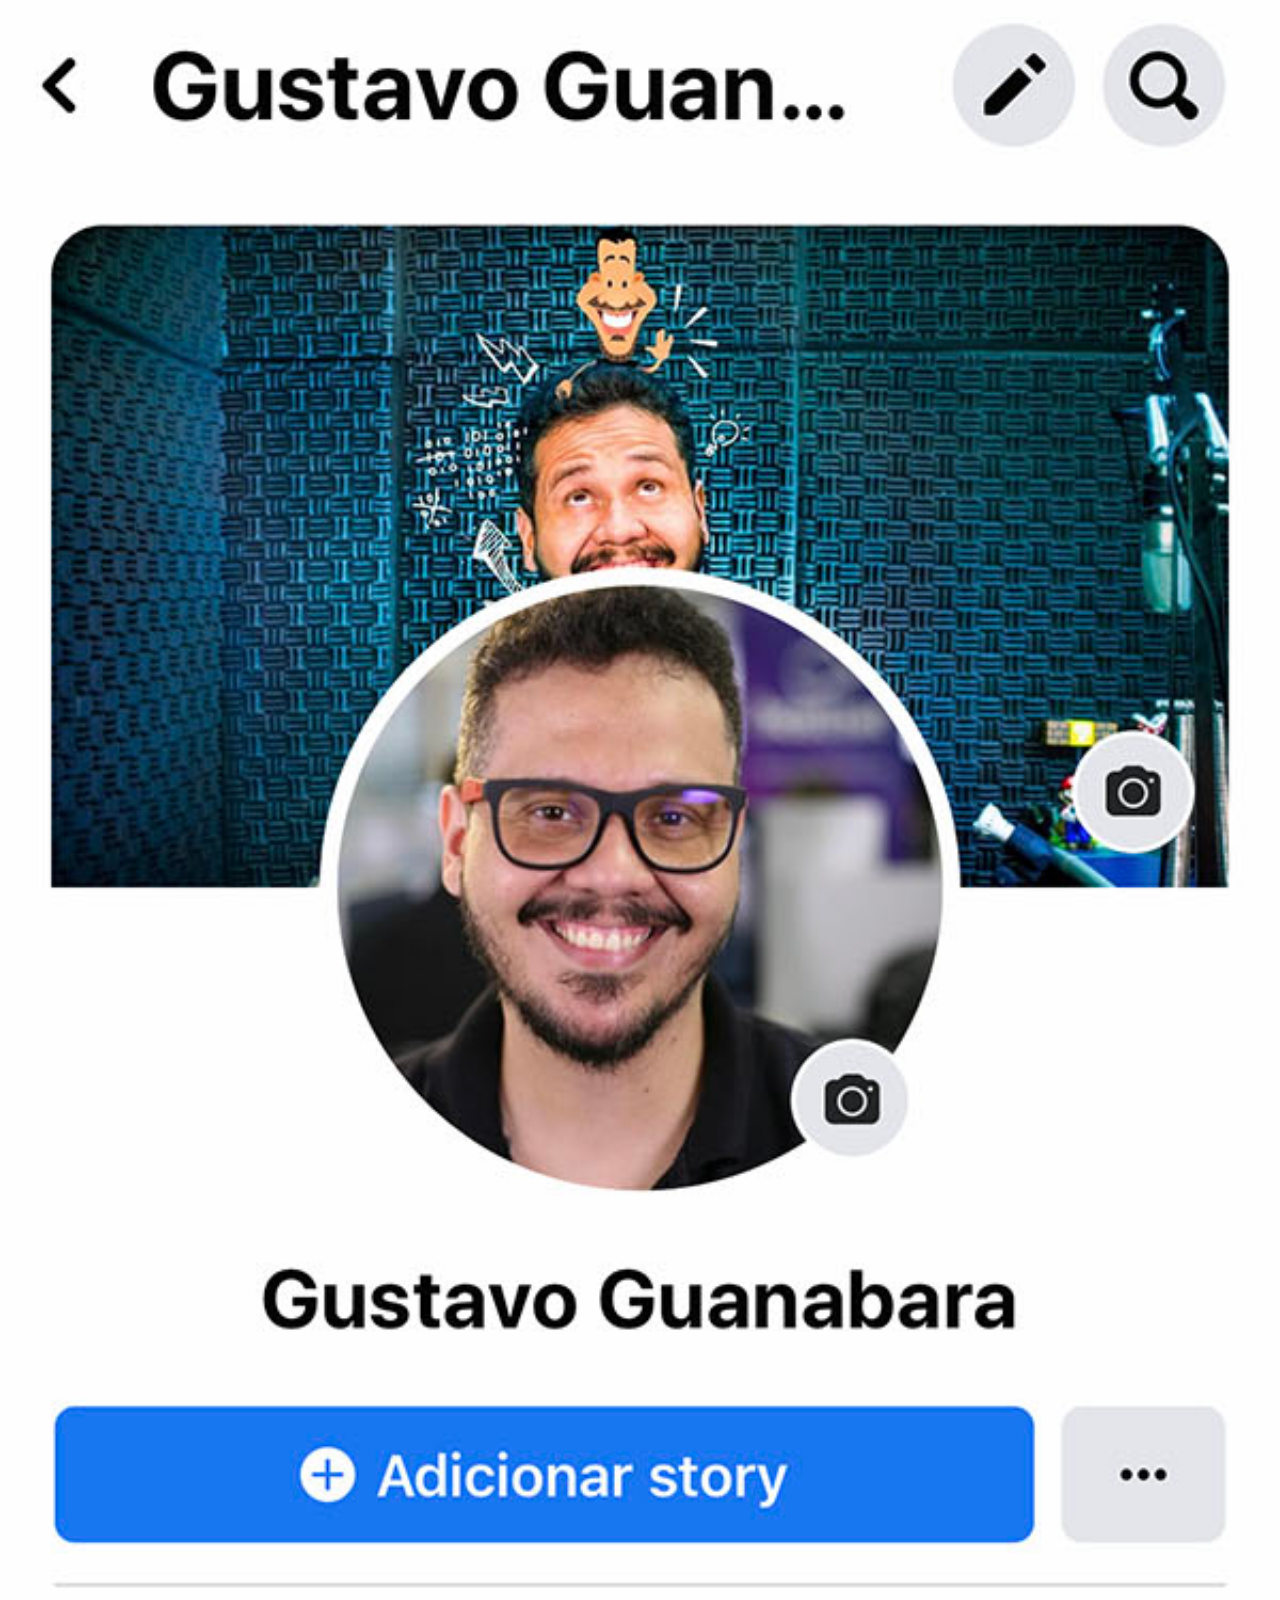
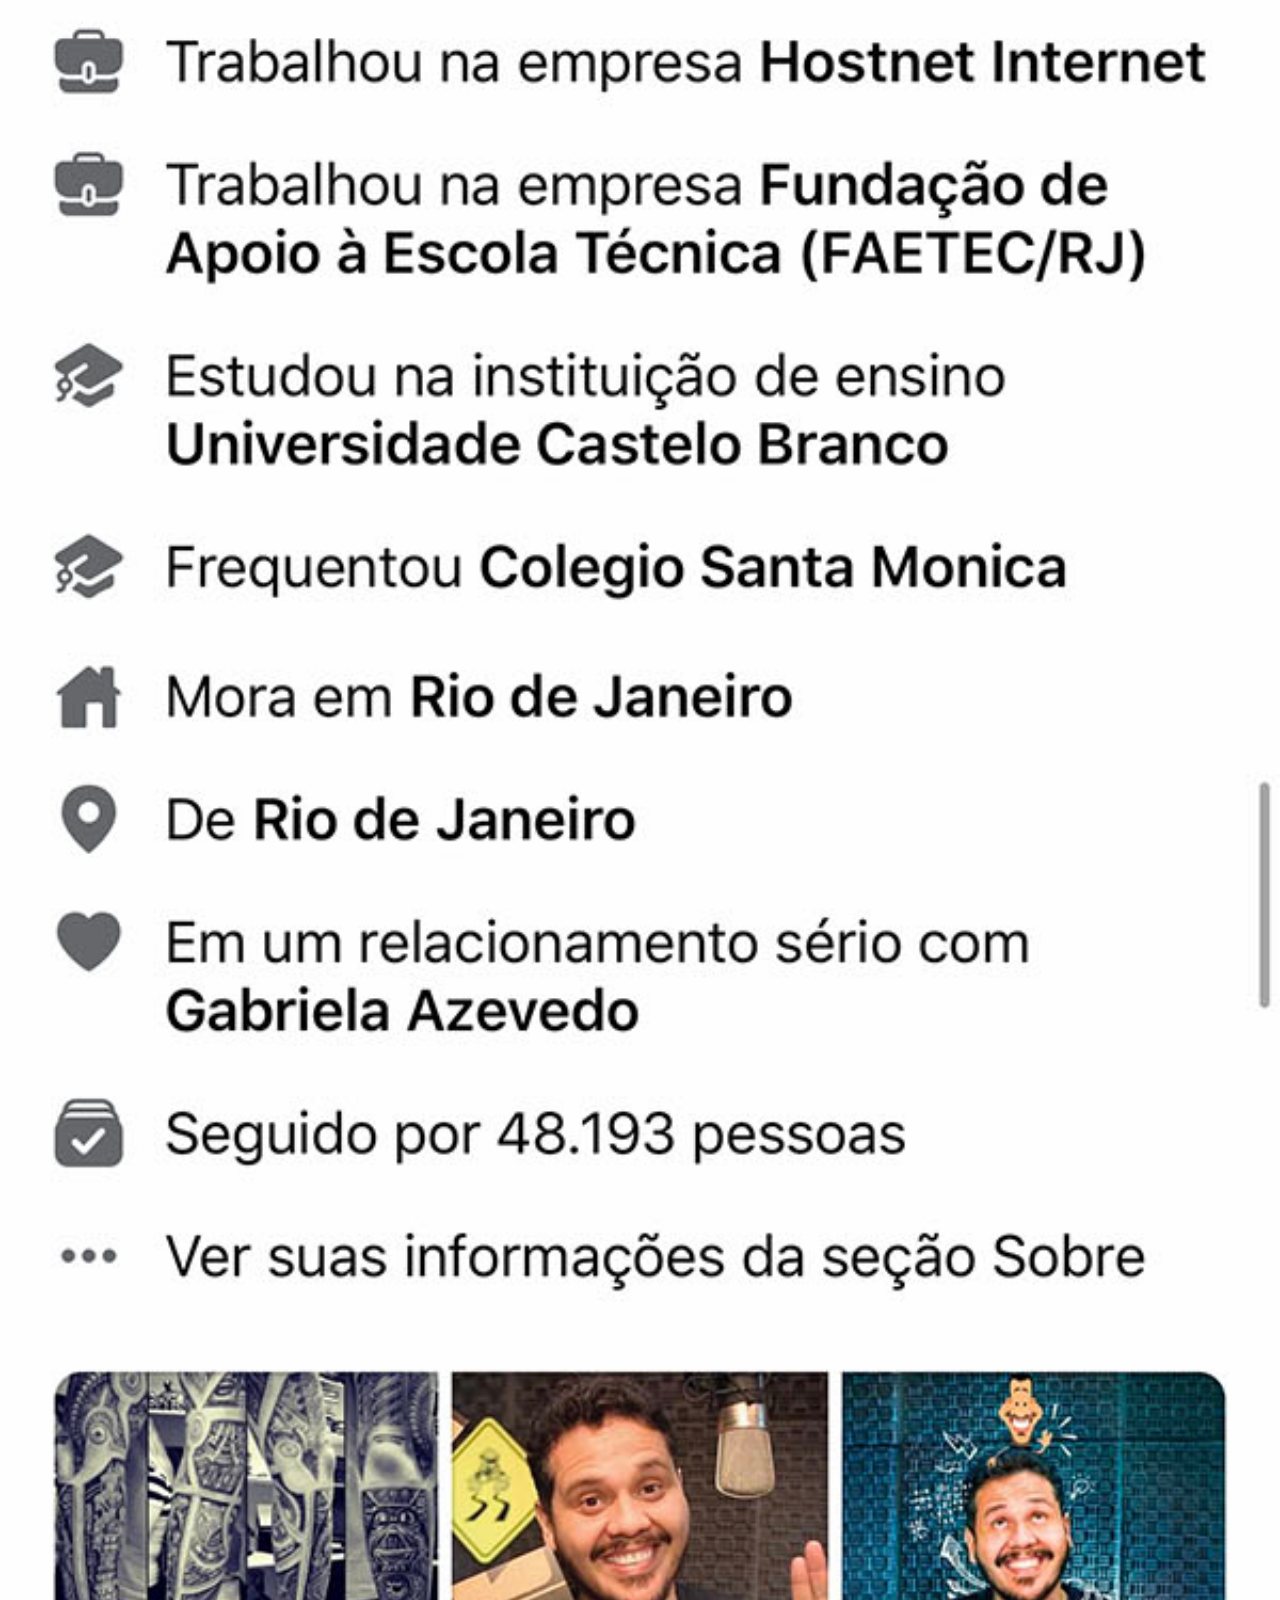
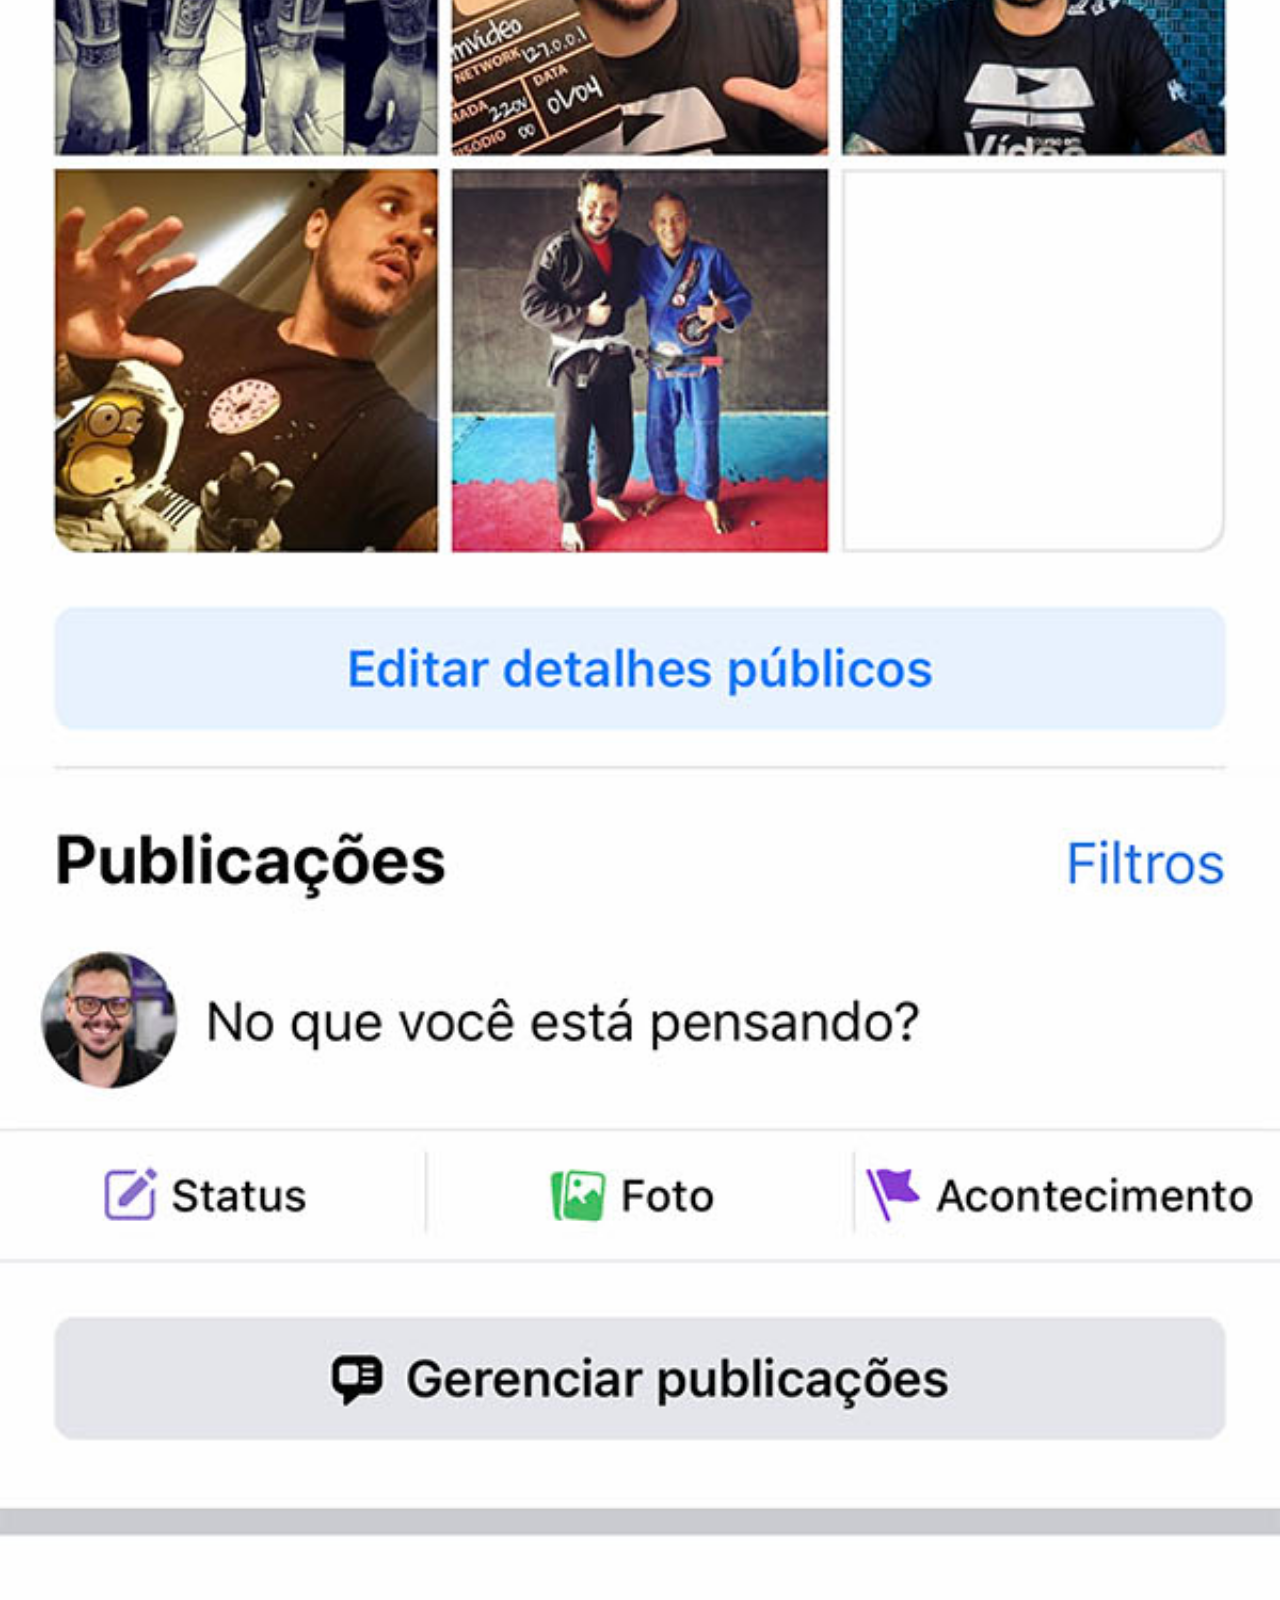
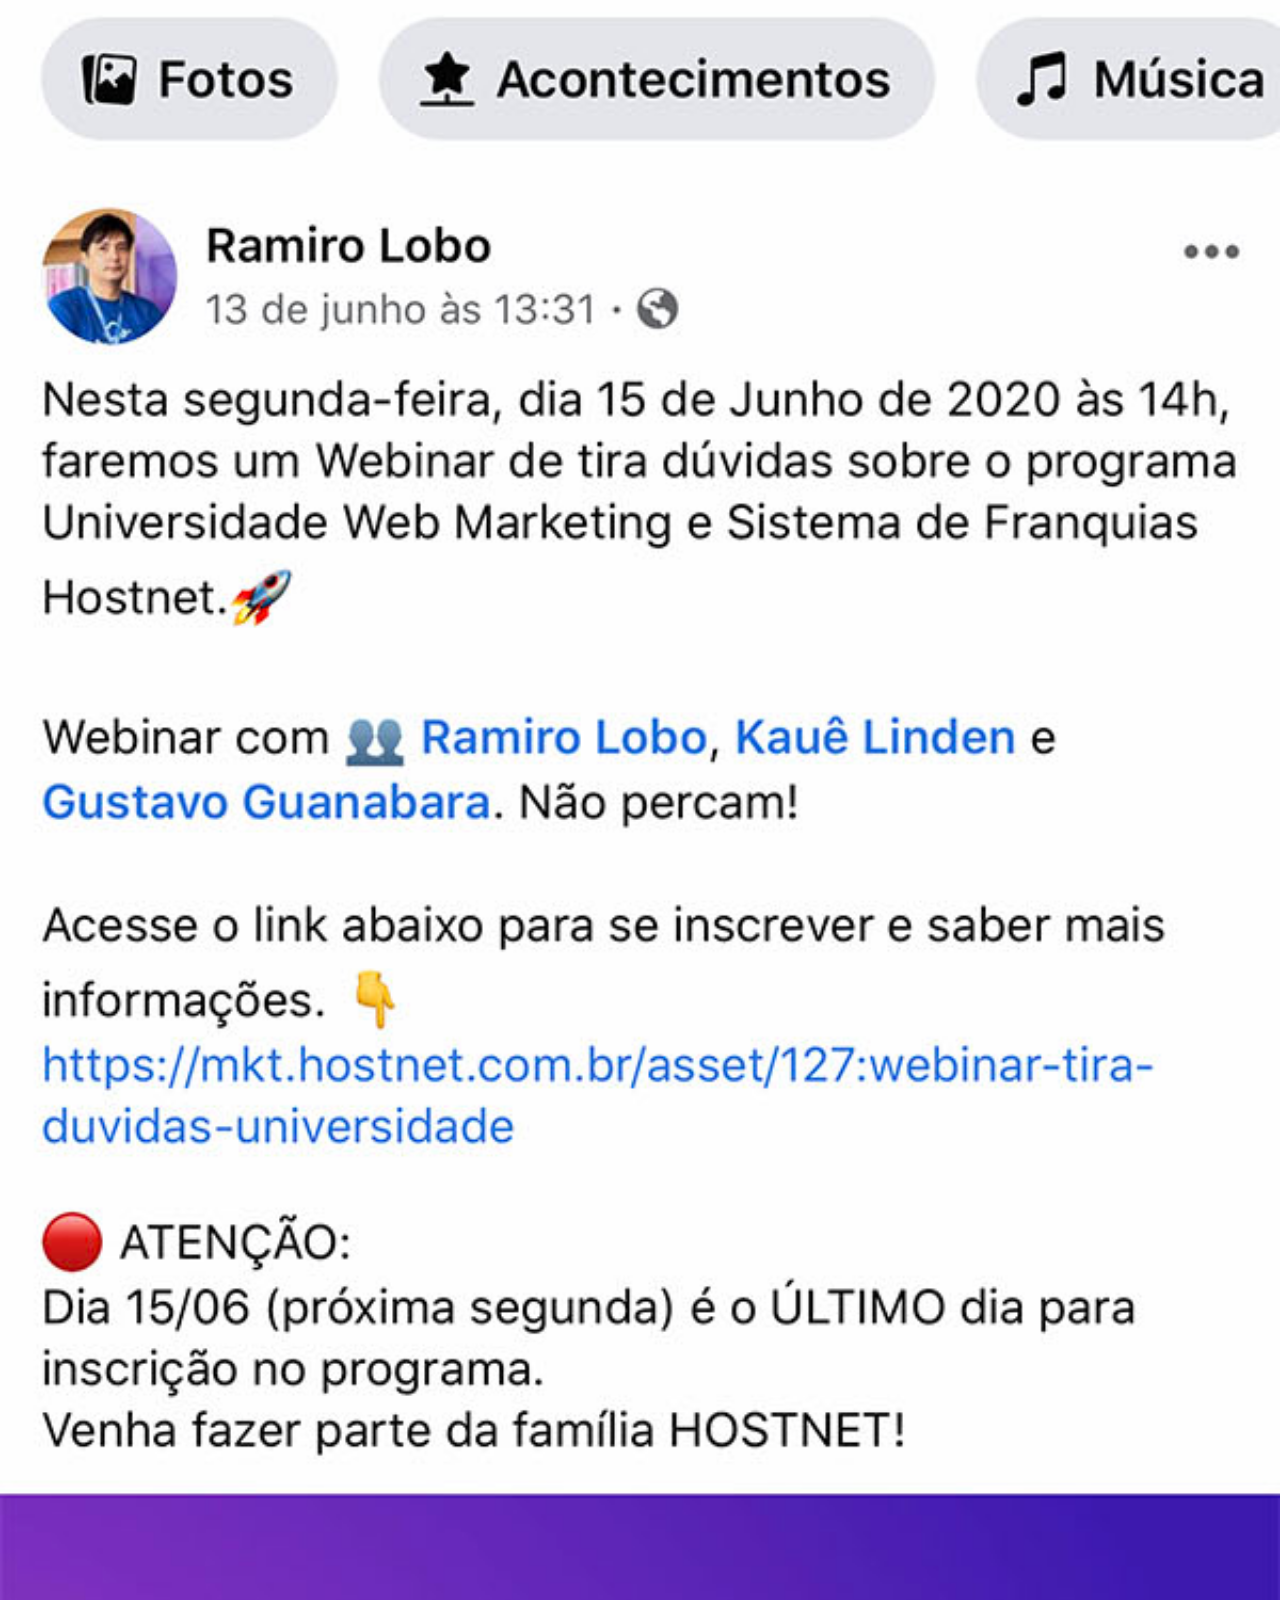
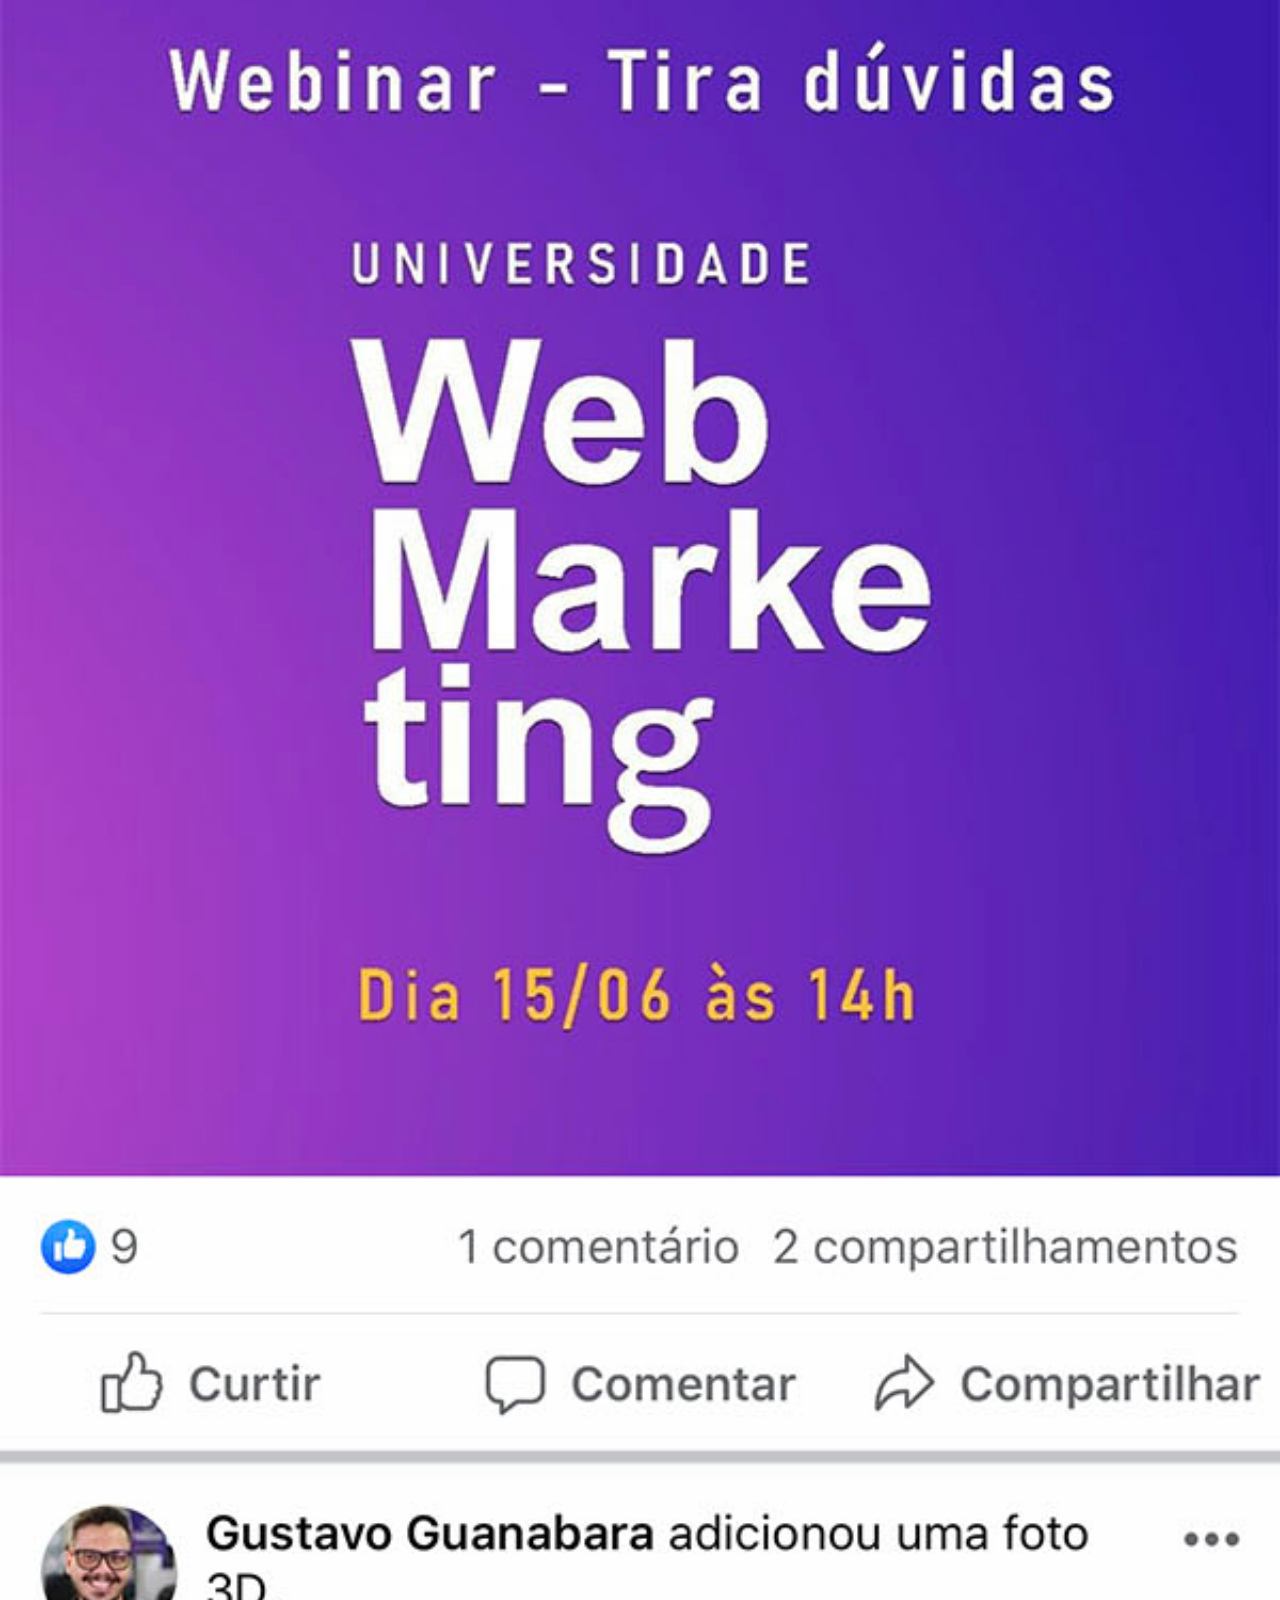
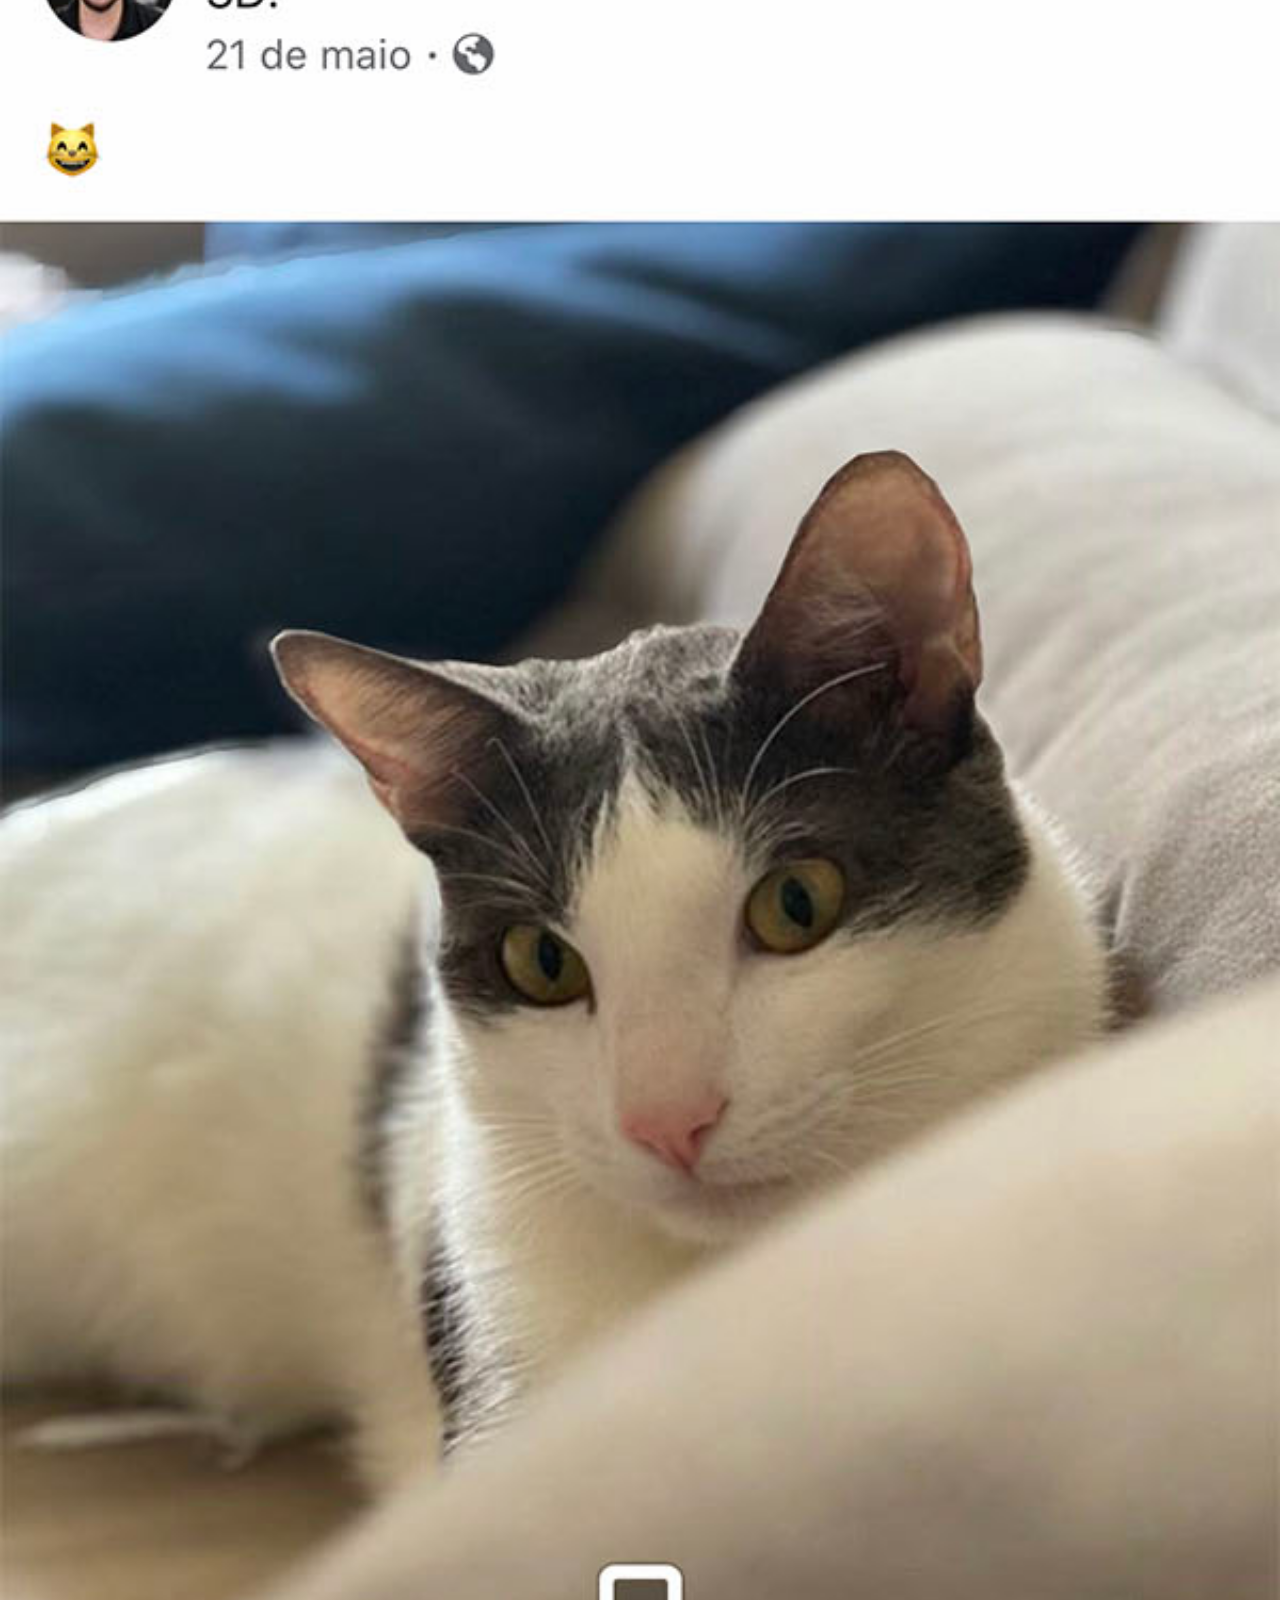
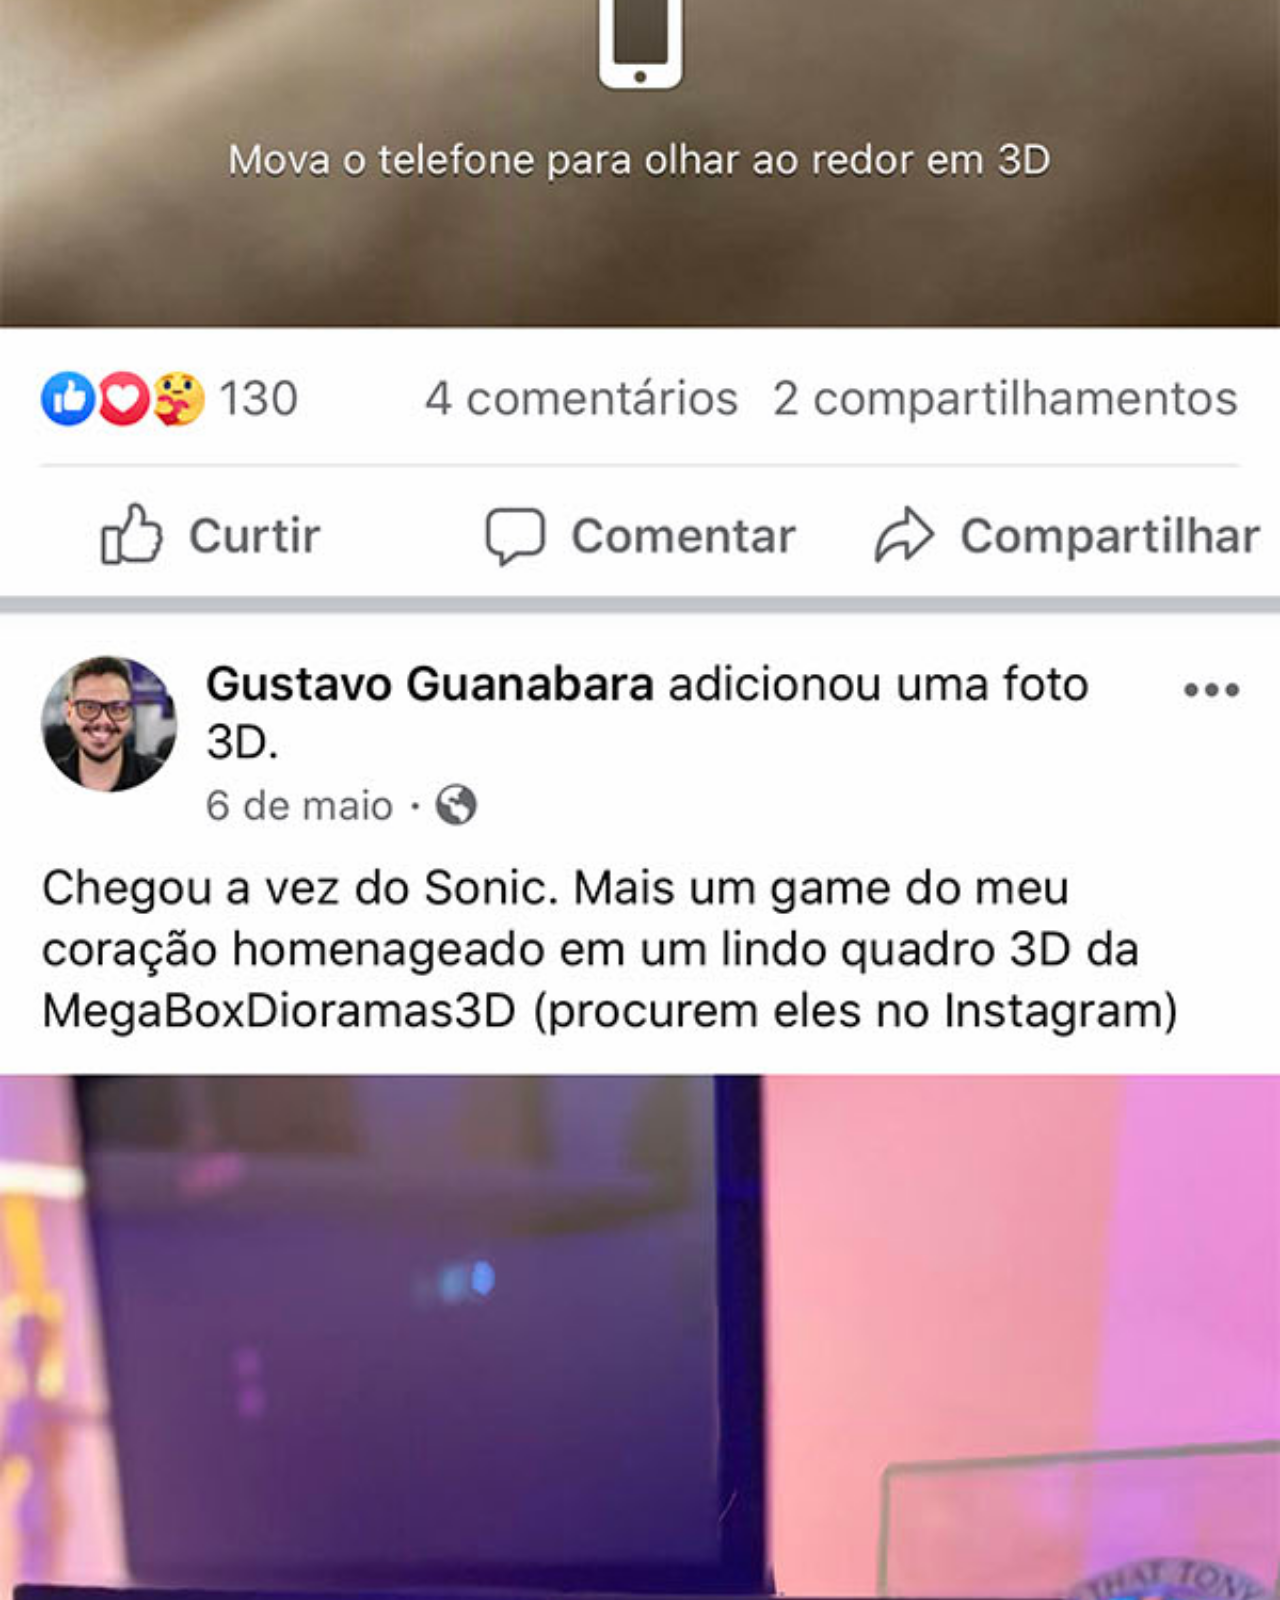
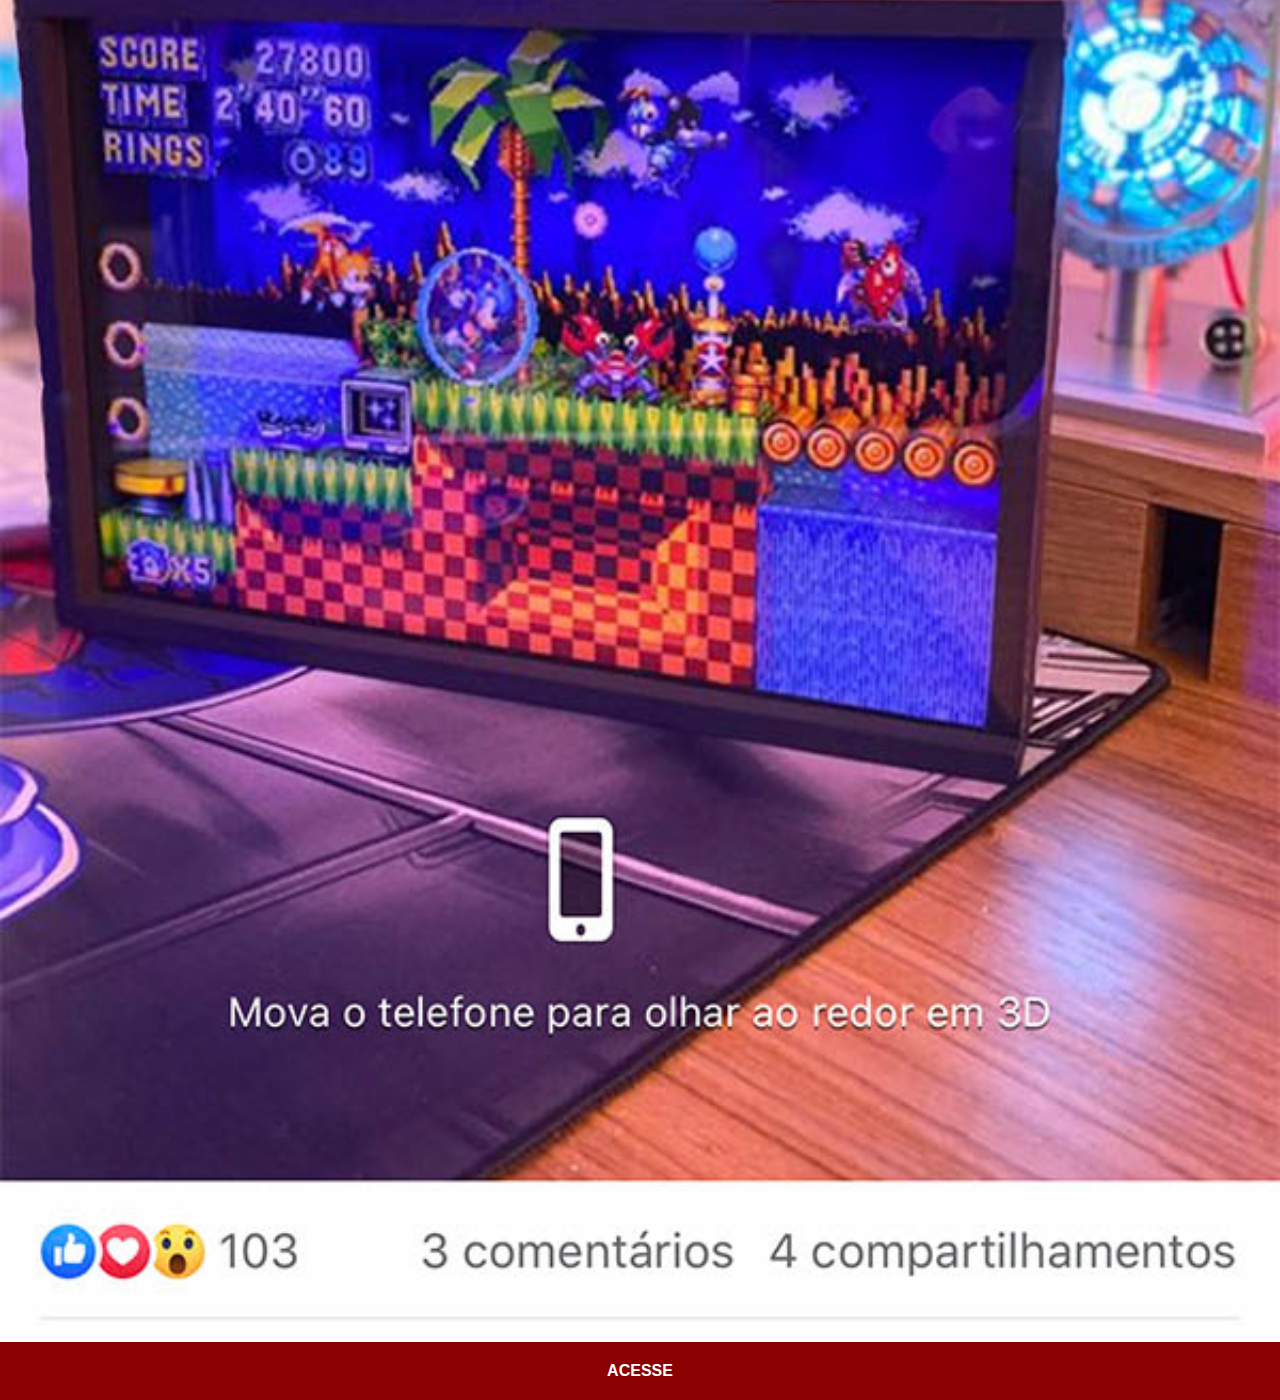
<file: facebook.html>
<!DOCTYPE html>
<html lang="pt-br">
<head>
    <meta charset="UTF-8">
    <meta name="viewport" content="width=device-width, initial-scale=1.0">
    <link rel="stylesheet" href="Estilo/social.css">
    <title>Facebook</title>
</head>
<body>
    <img src="imagens/tela-facebook.jpg" alt="Facebook">
    <a href="https://www.facebook.com/gustavoguanabara/" target="_blank">ACESSE</a>
</body>
</html>
</file>
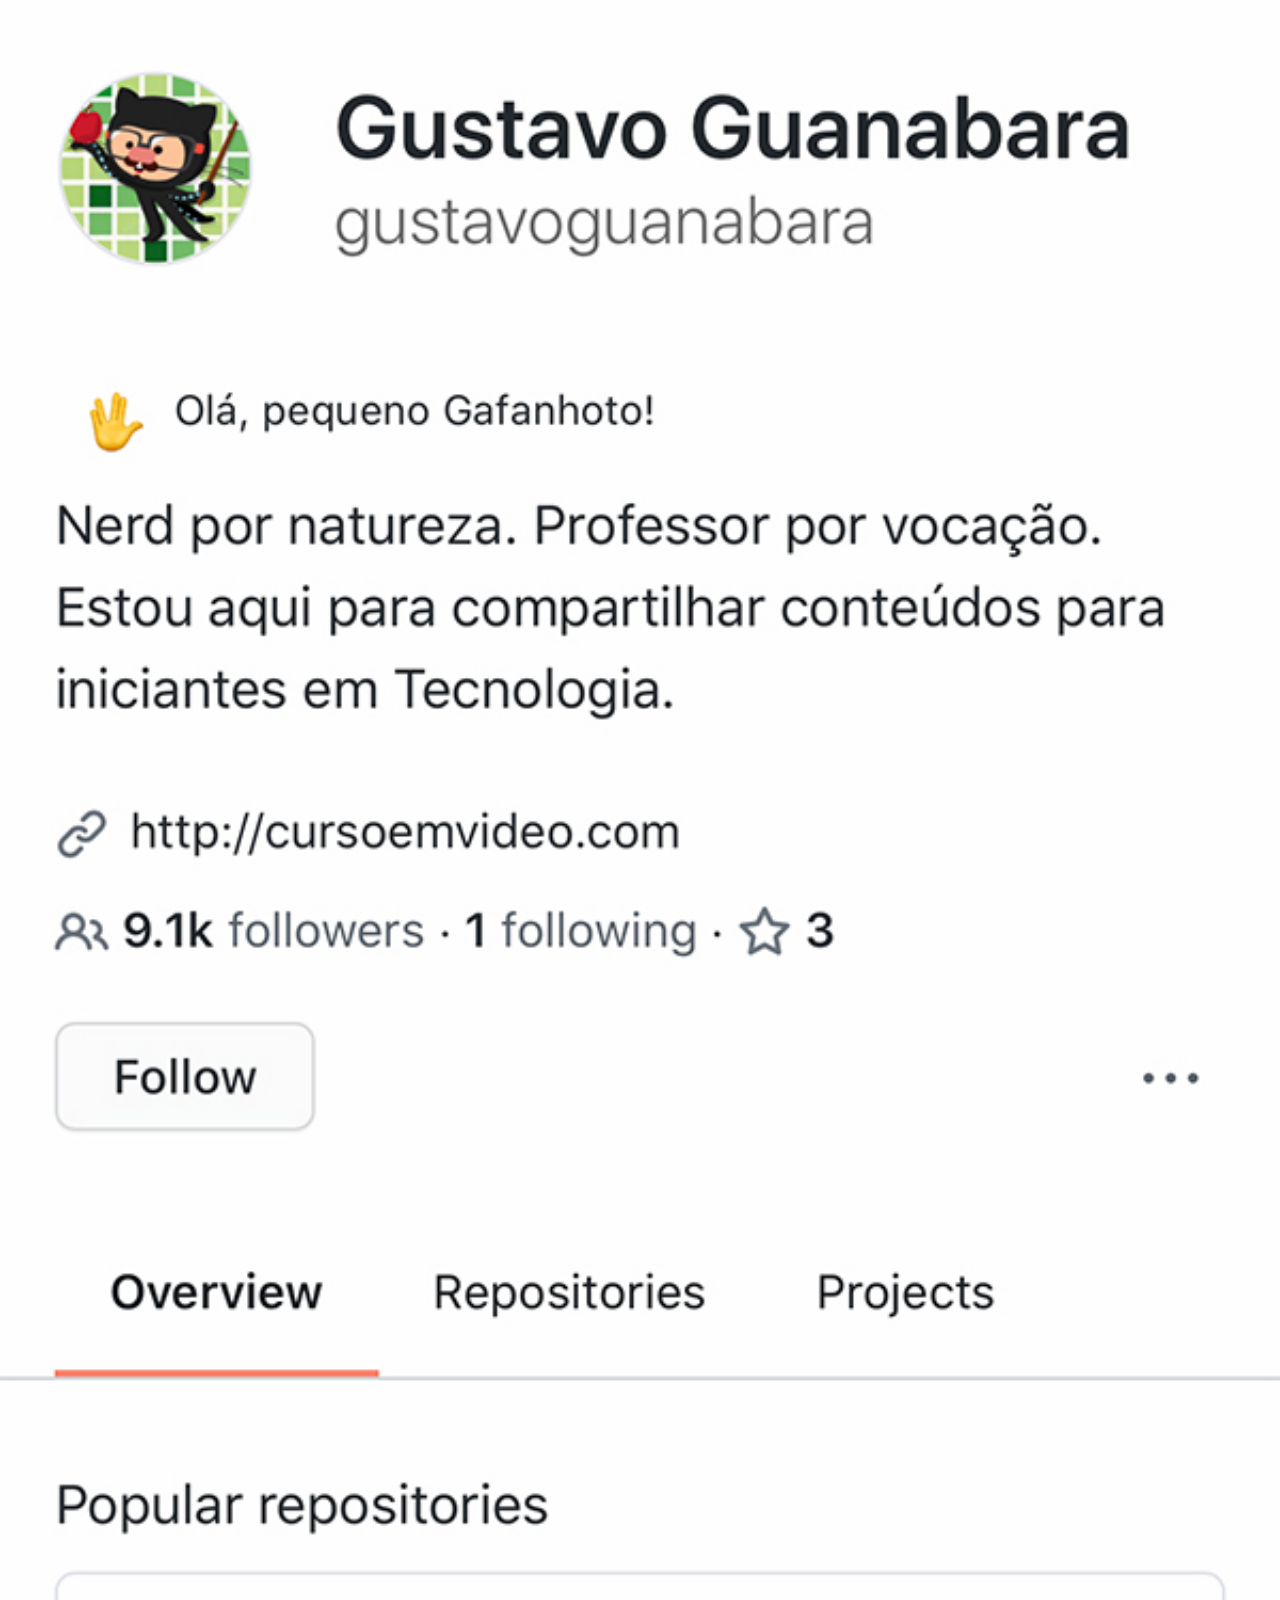
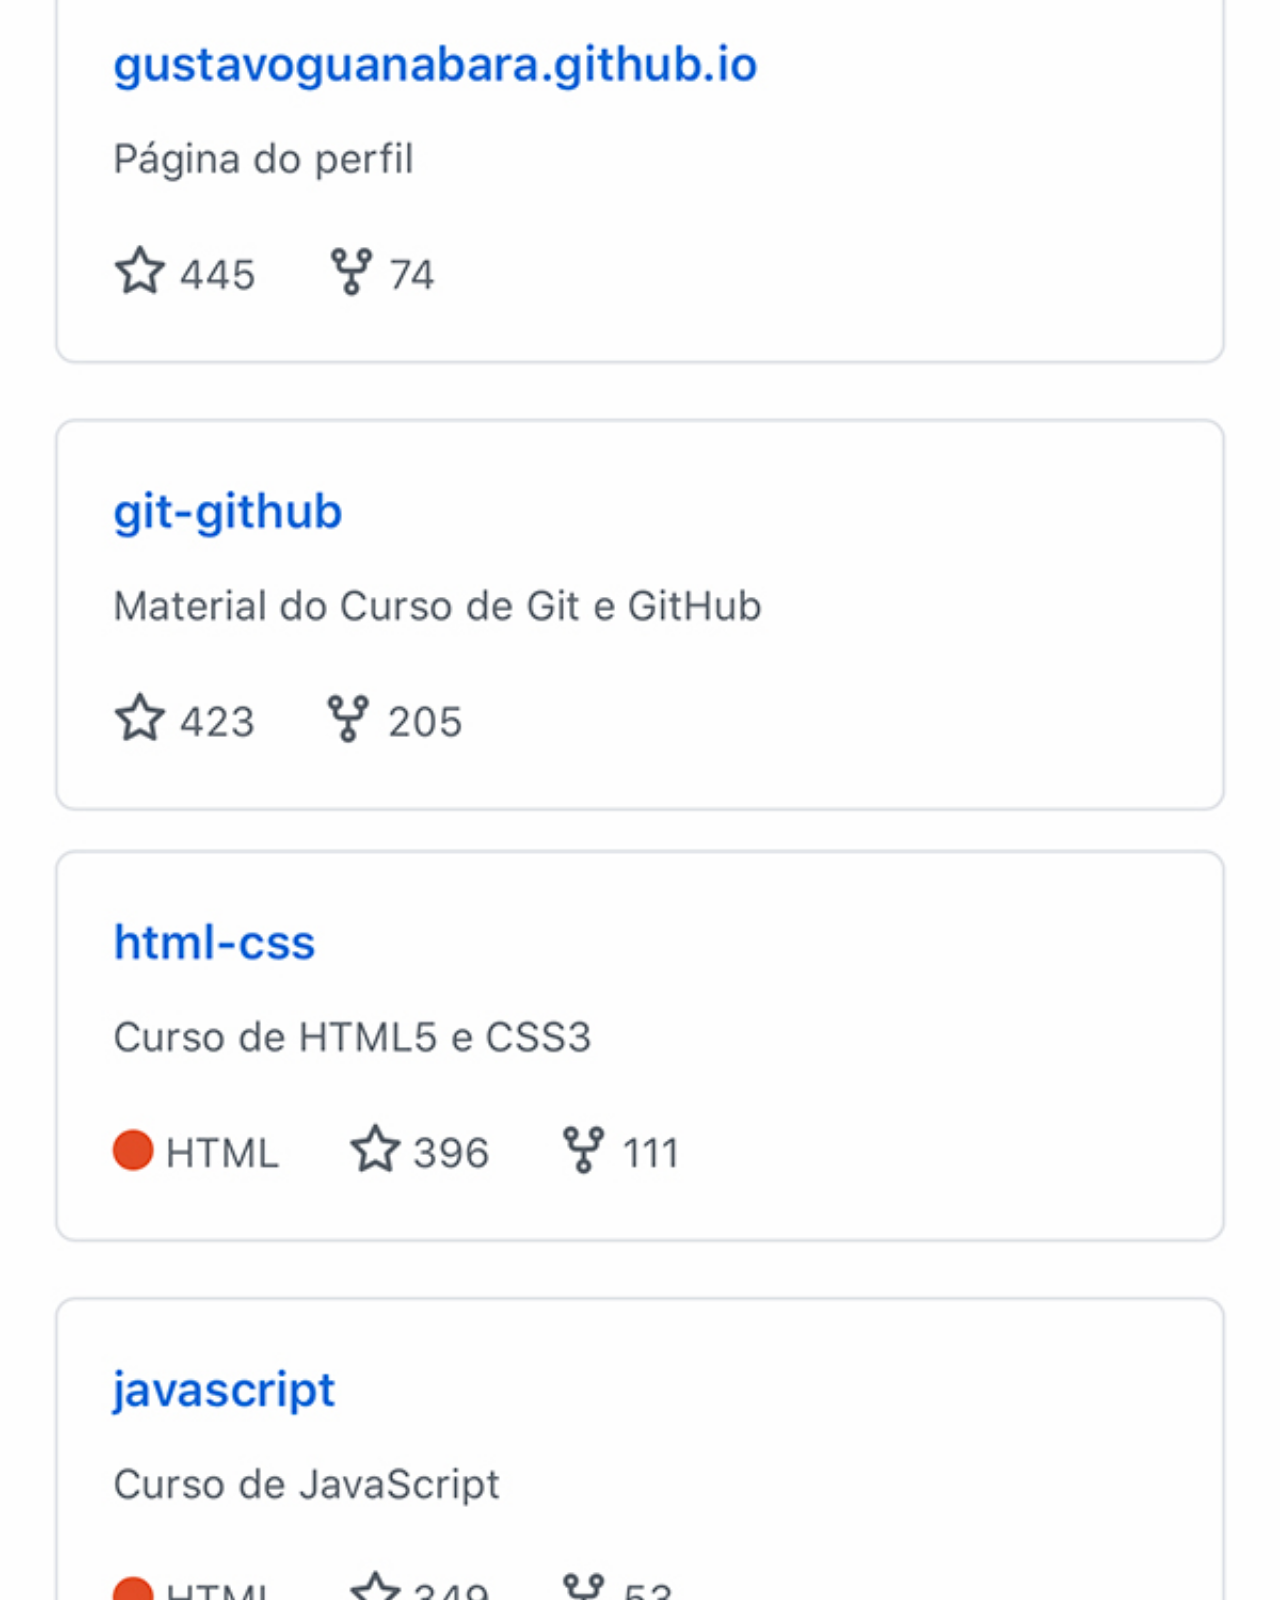
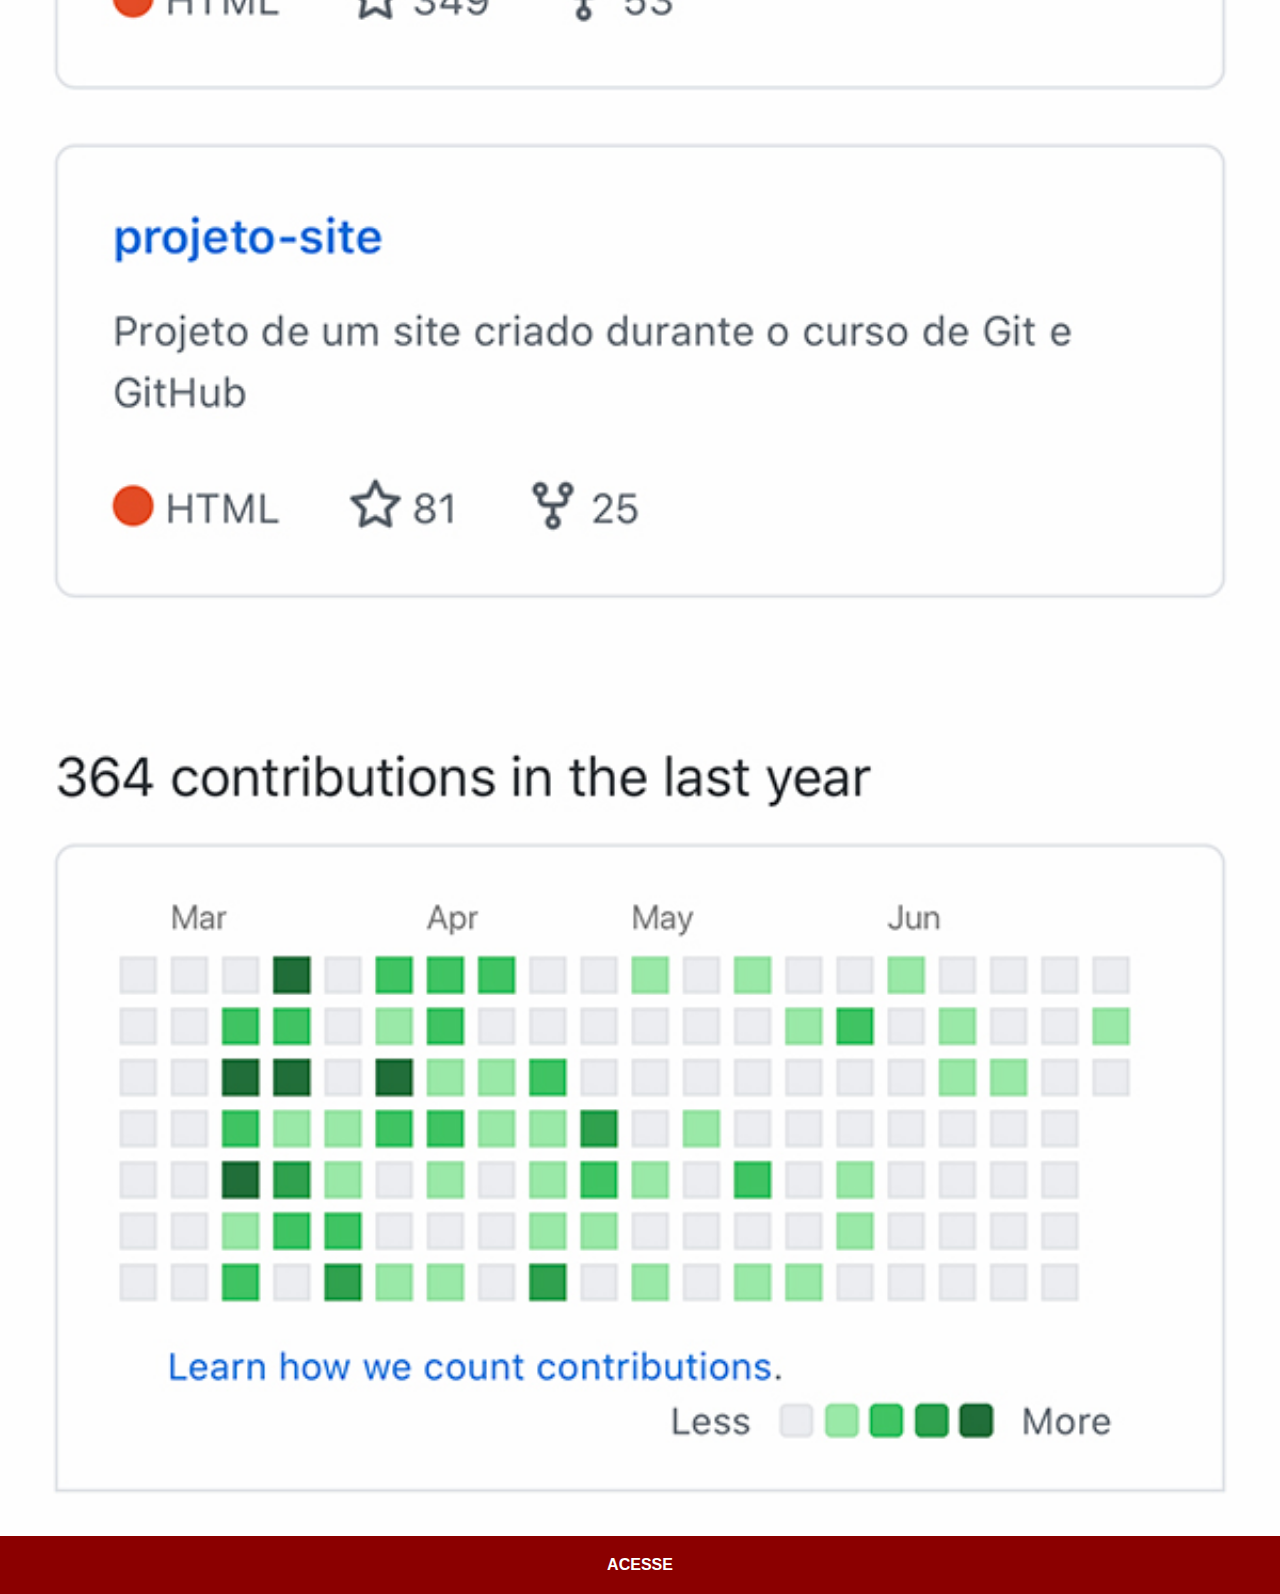
<file: github.html>
<!DOCTYPE html>
<html lang="pt-br">
<head>
    <meta charset="UTF-8">
    <meta name="viewport" content="width=device-width, initial-scale=1.0">
    <link rel="stylesheet" href="Estilo/social.css">
    <title>Guithub</title>
</head>
<body>
    <img src="imagens/tela-github.jpg" alt="Guithub">
    <a href="https://github.com/gustavoguanabara" target="_blank">ACESSE</a>
</body>
</html>
</file>
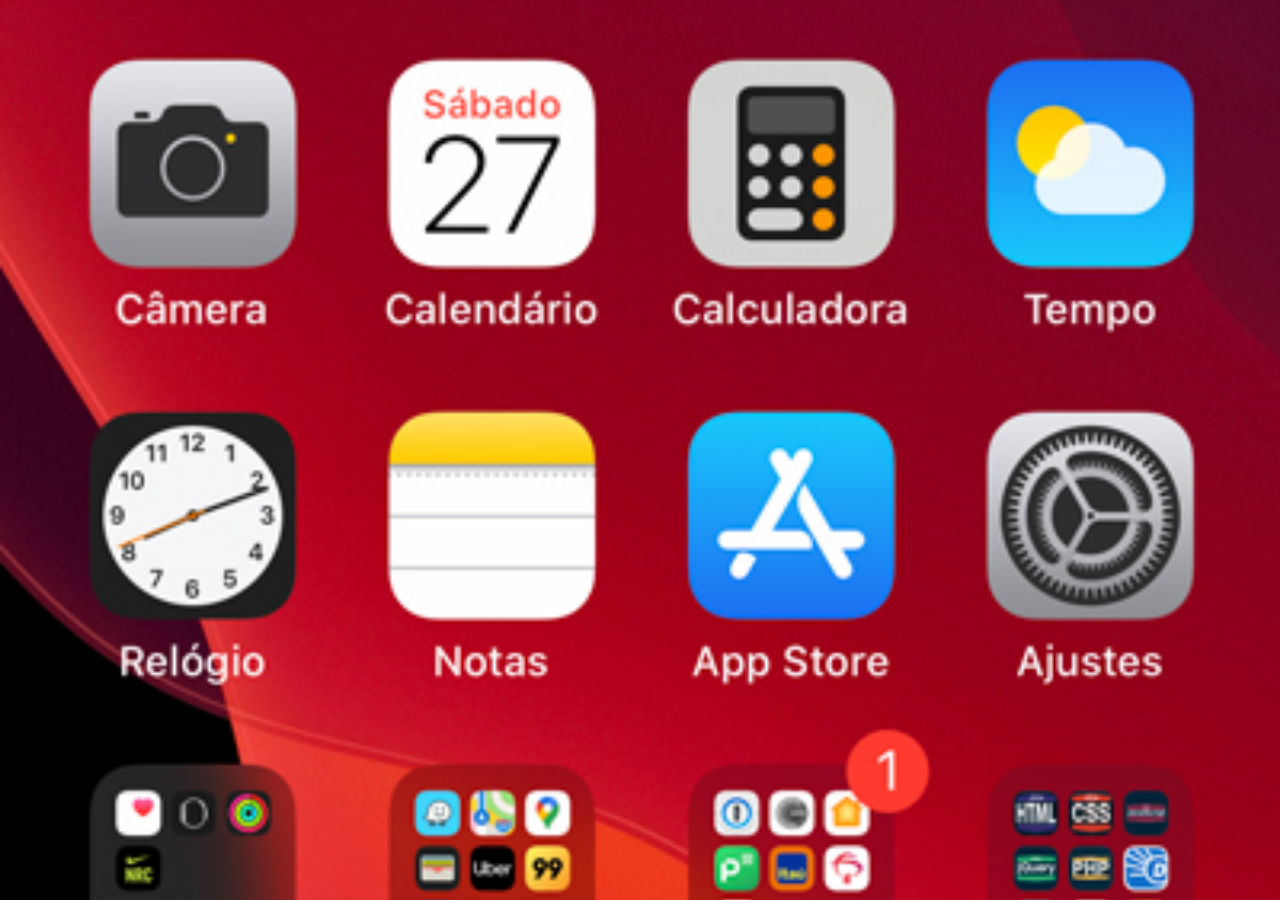
<file: home.html>
<!DOCTYPE html>
<html lang="pt-br">
<head>
    <meta charset="UTF-8">
    <meta name="viewport" content="width=device-width, initial-scale=1.0">
    <title>Home</title>
    <style>
        *{
            padding: 0;
            margin: 0;
        }
        body{
            width: 100vw;
            height: 100vh;
            background:black url('imagens/tela-home.jpg') top center no-repeat;
            background-size: cover;
        }
    </style>
</head>
<body>
    
</body>
</html>
</file>
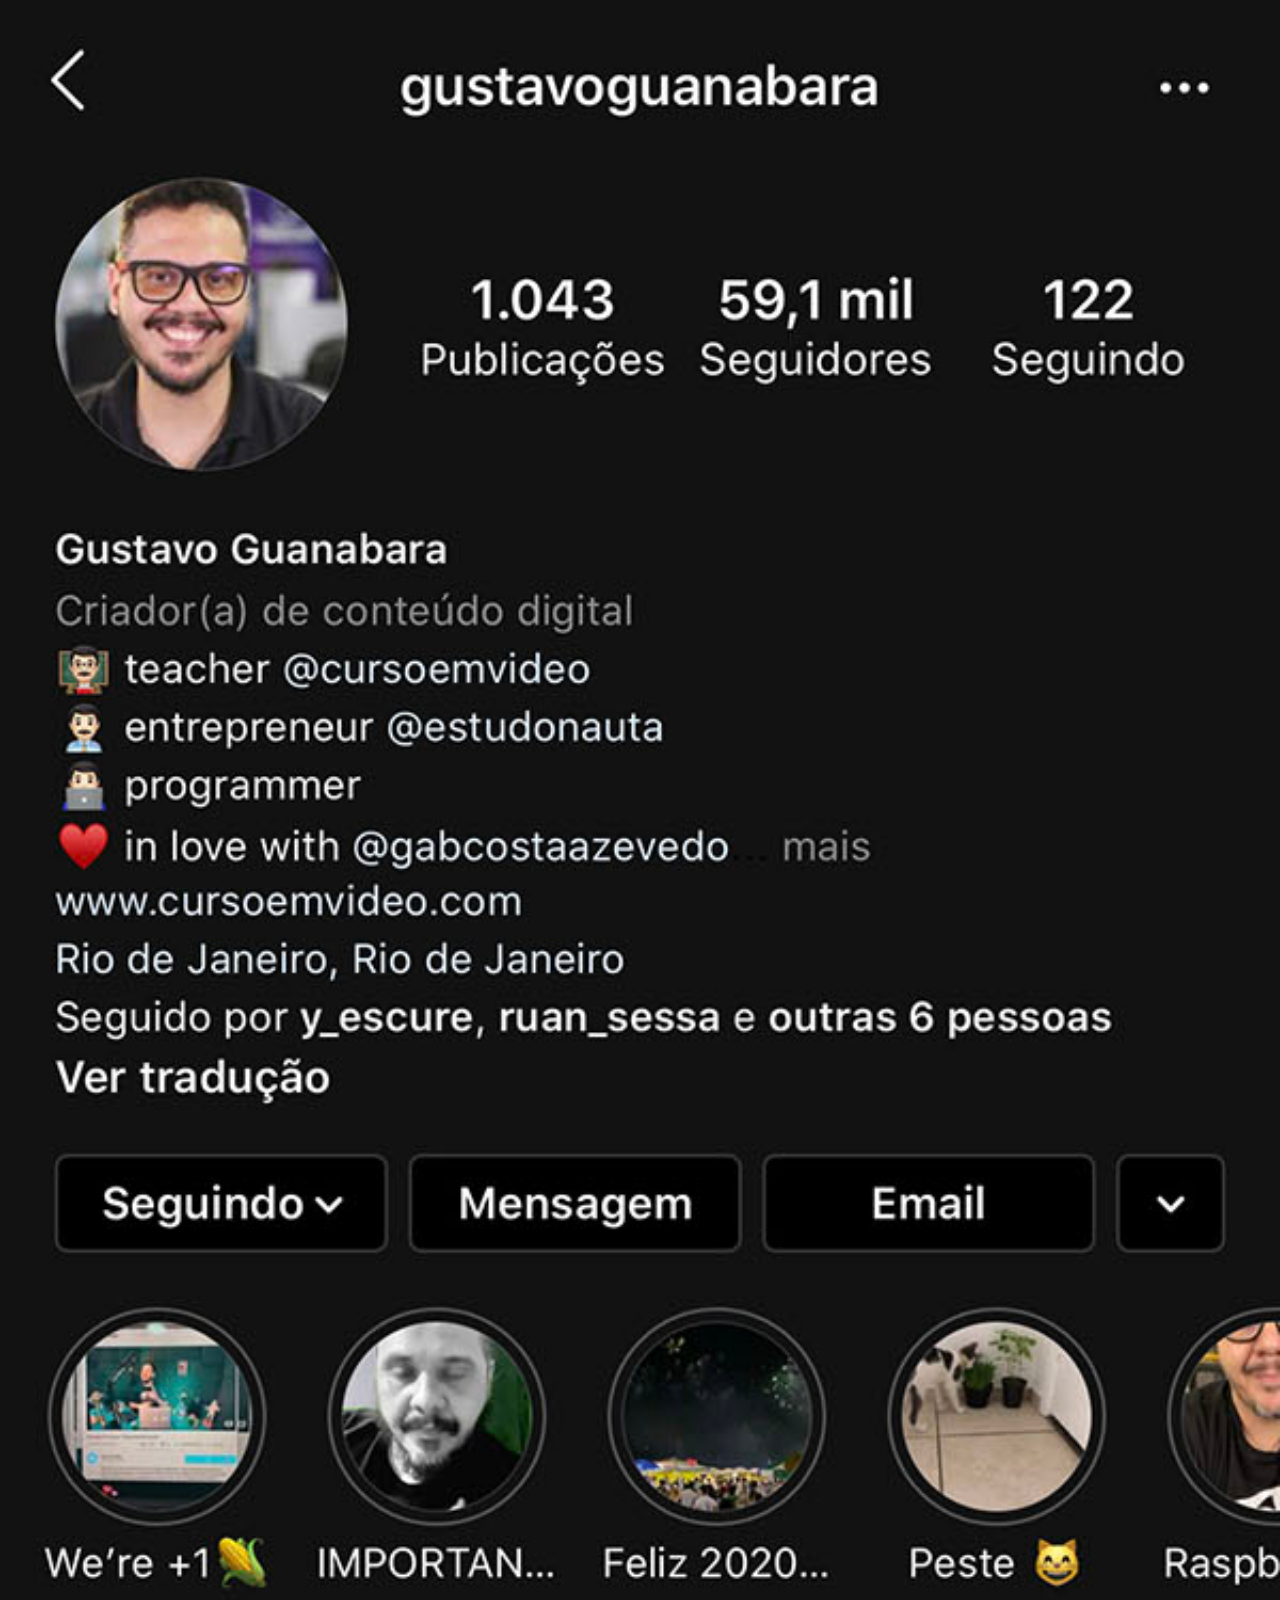
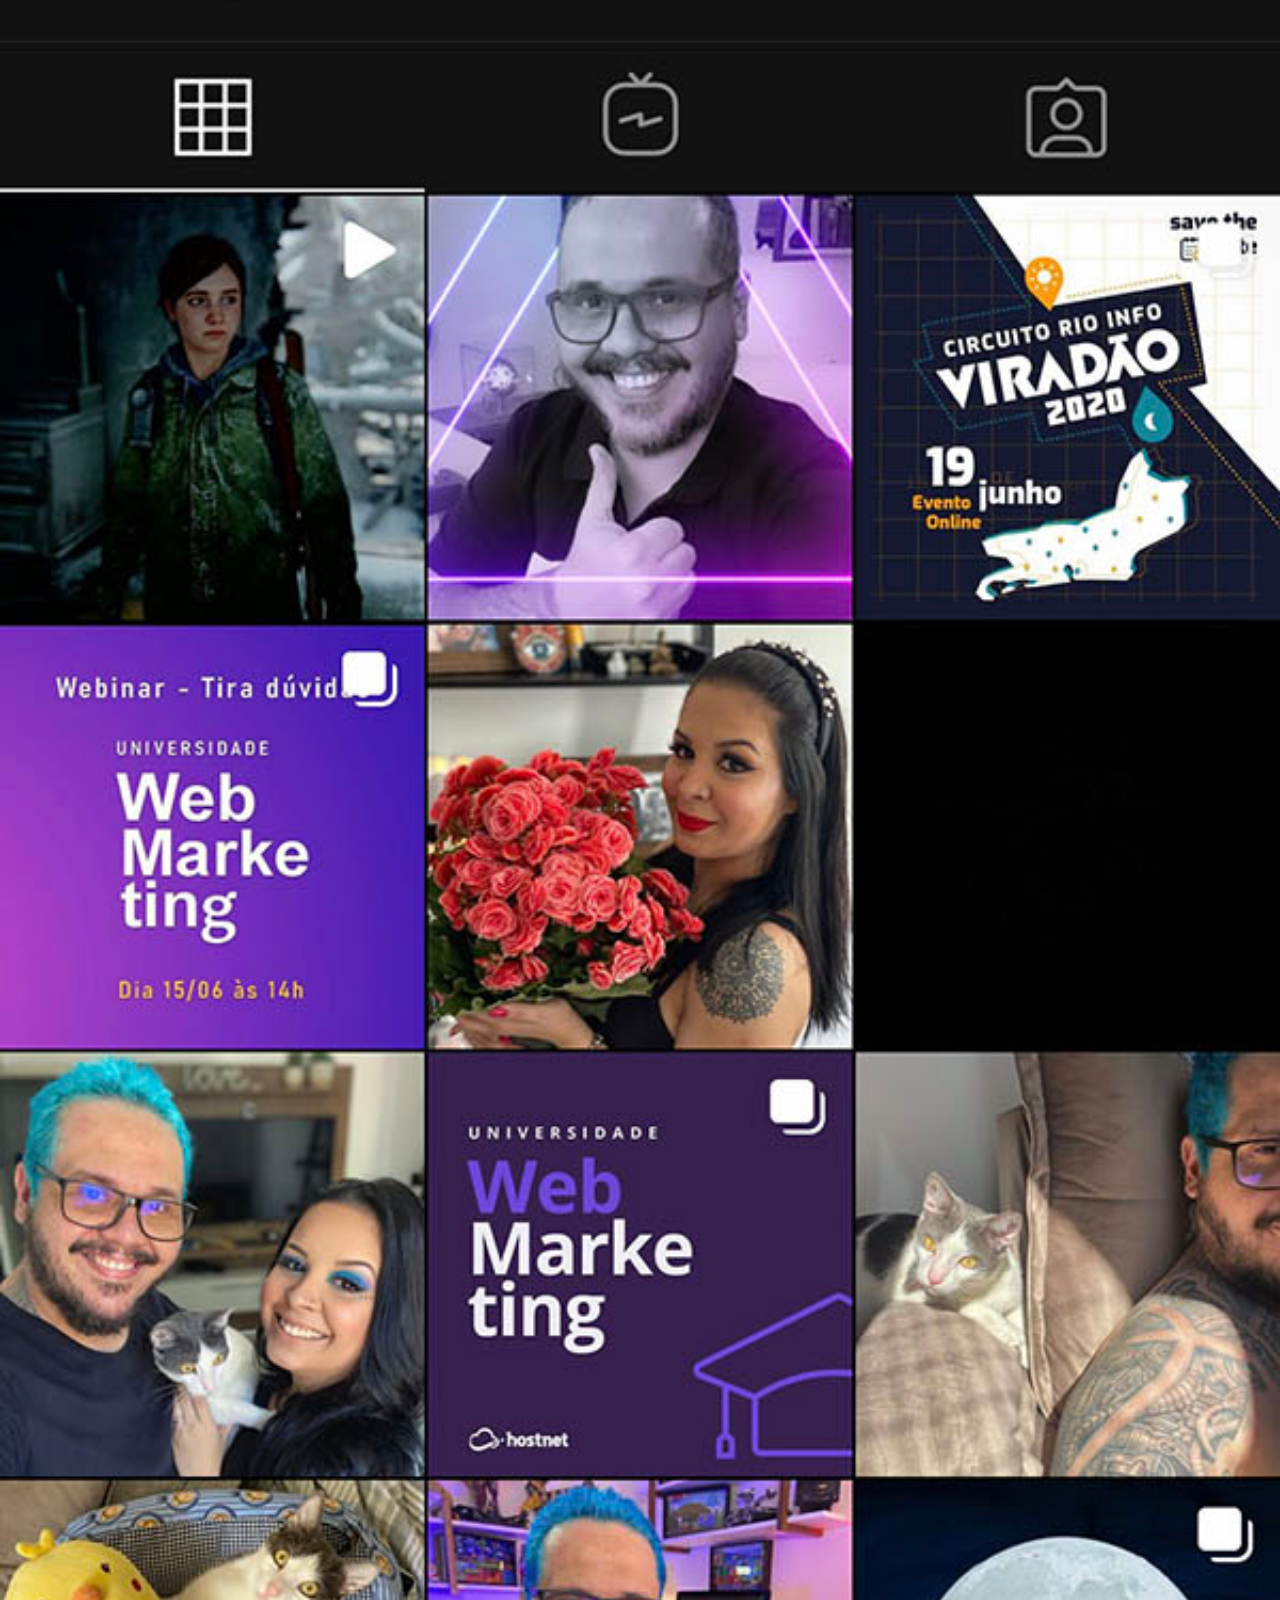
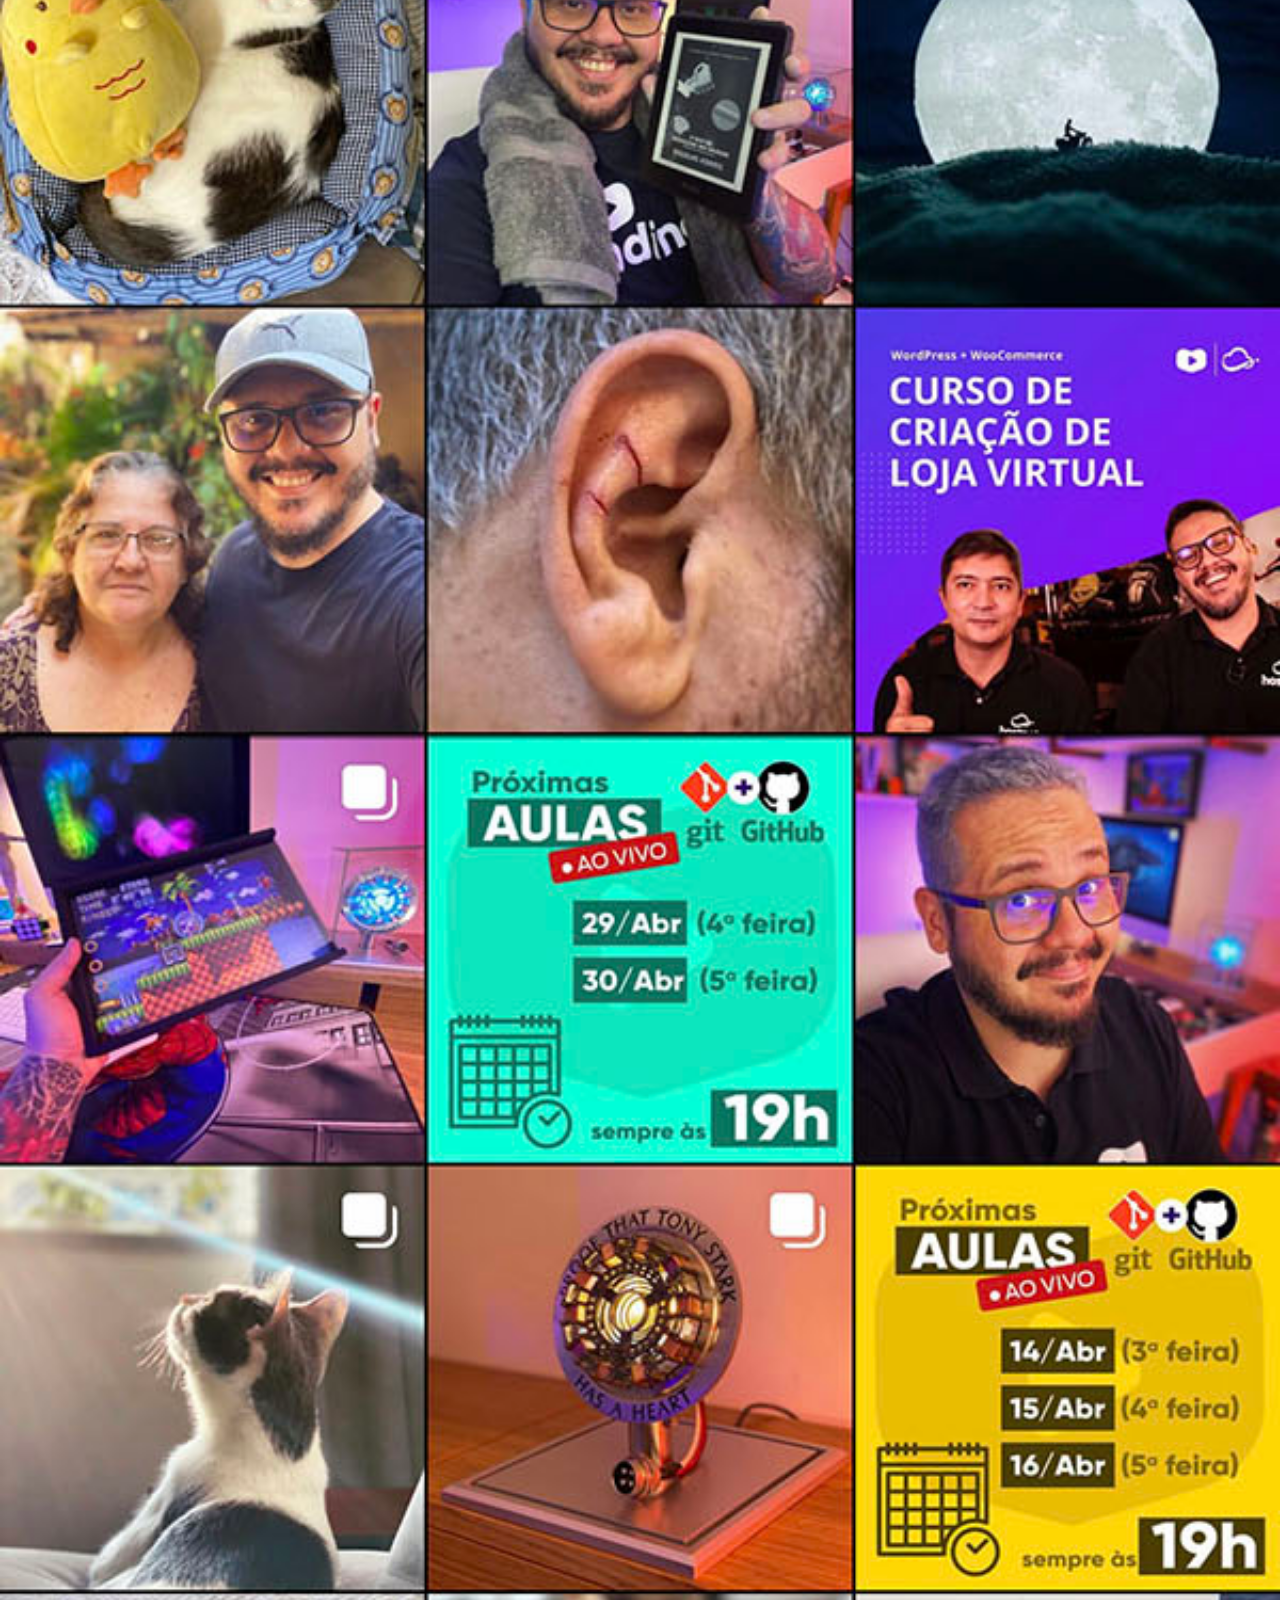
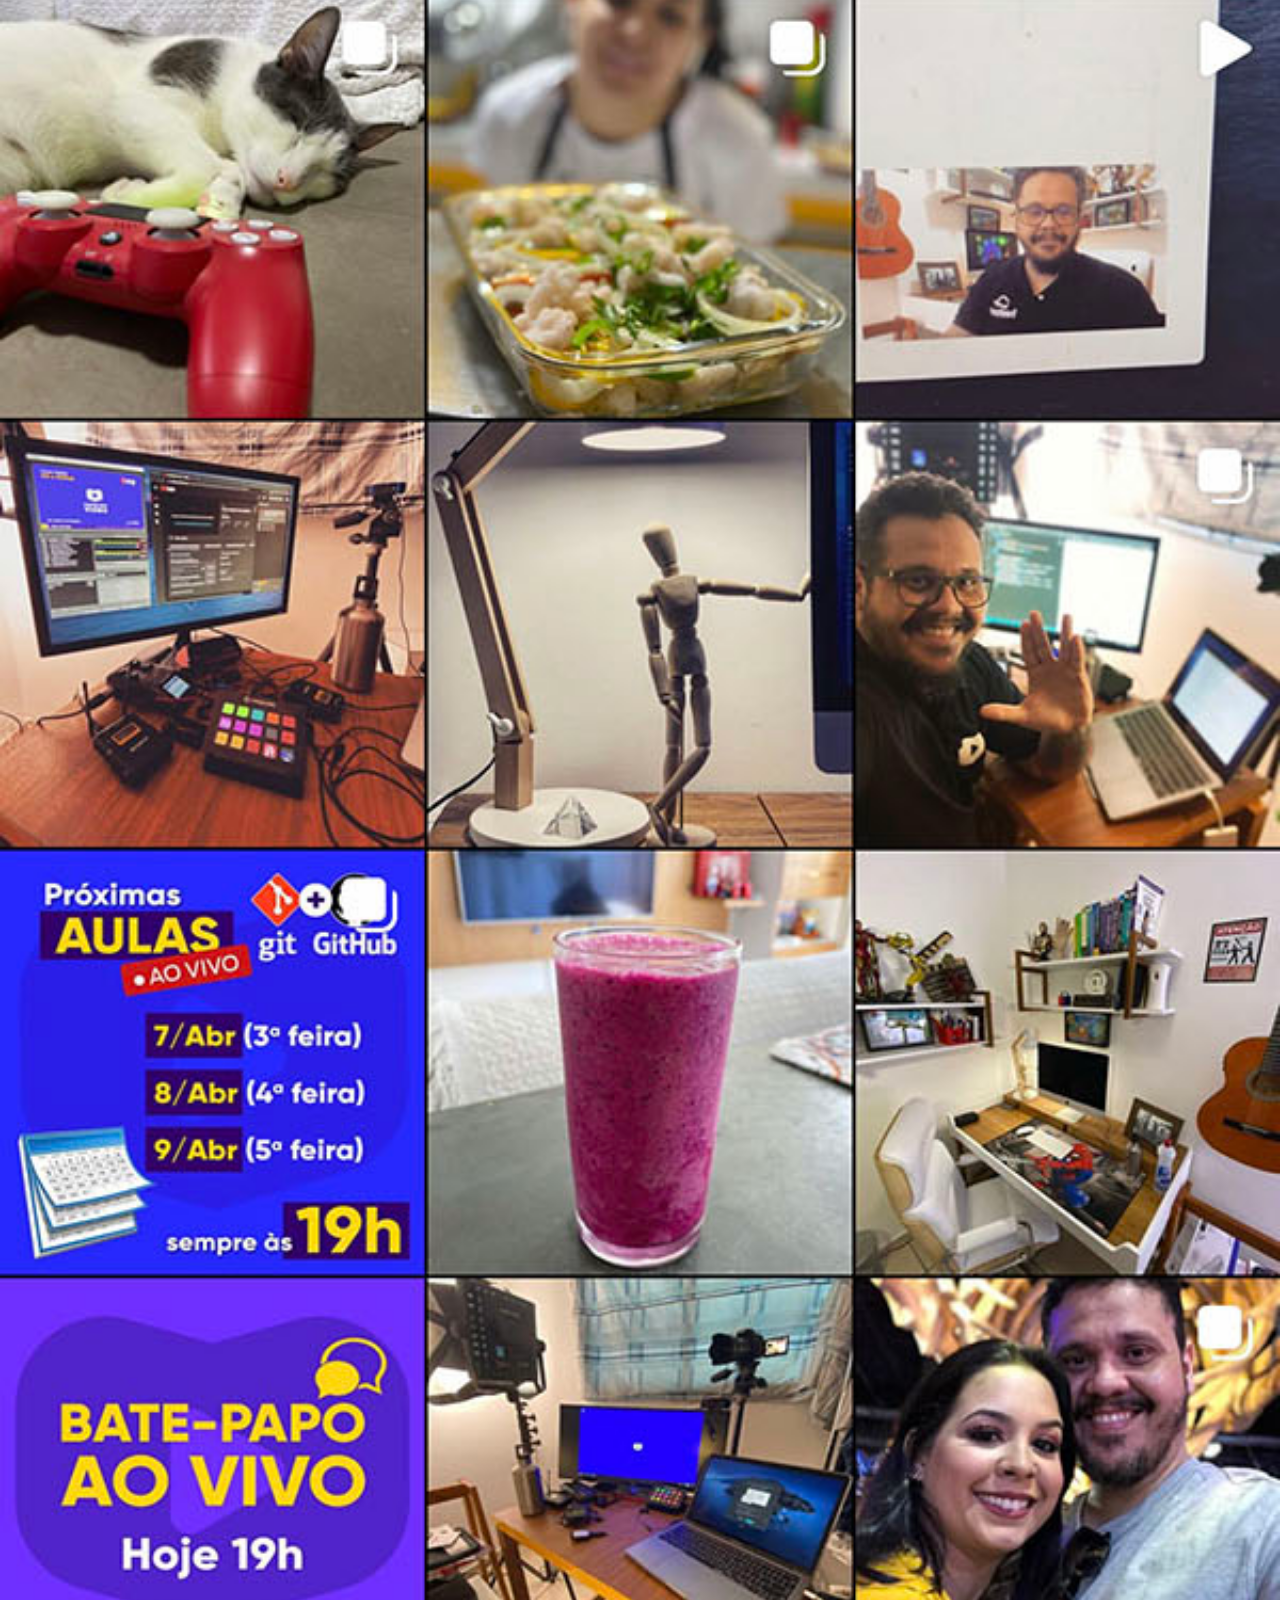
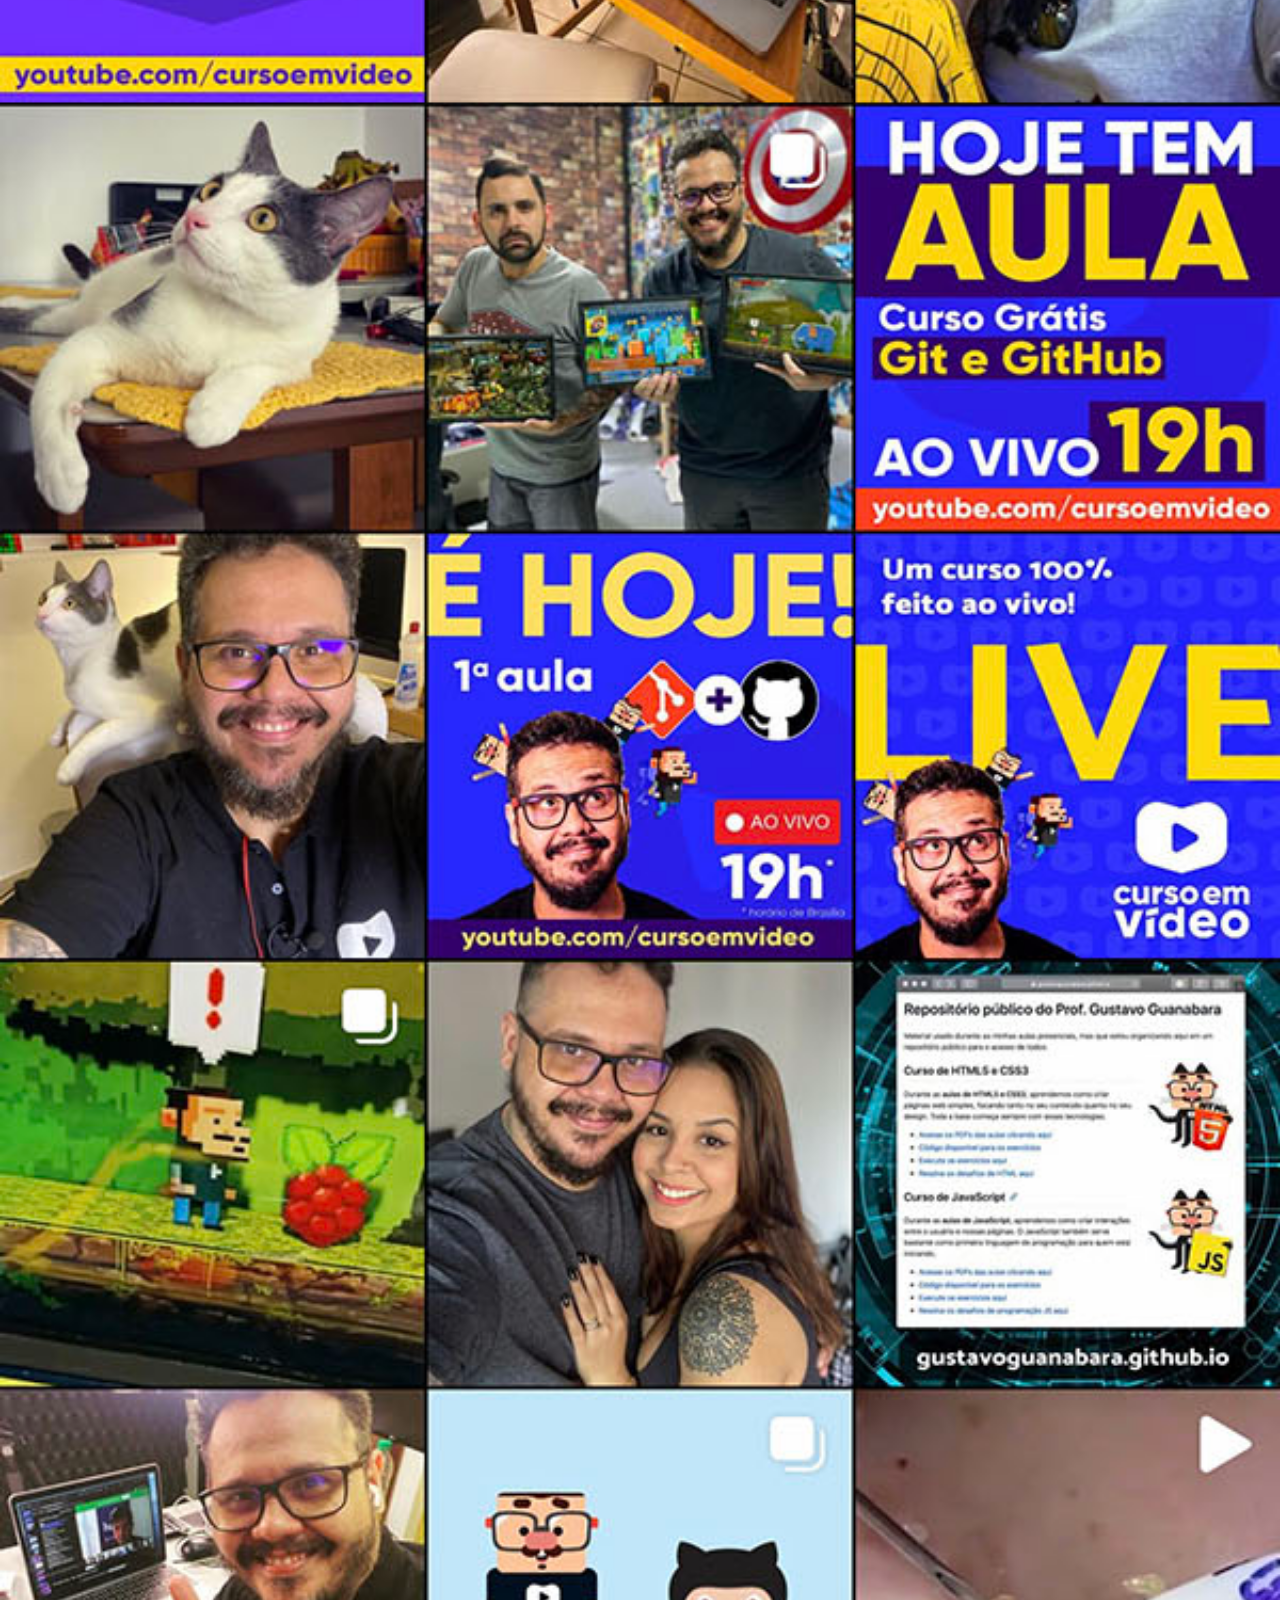
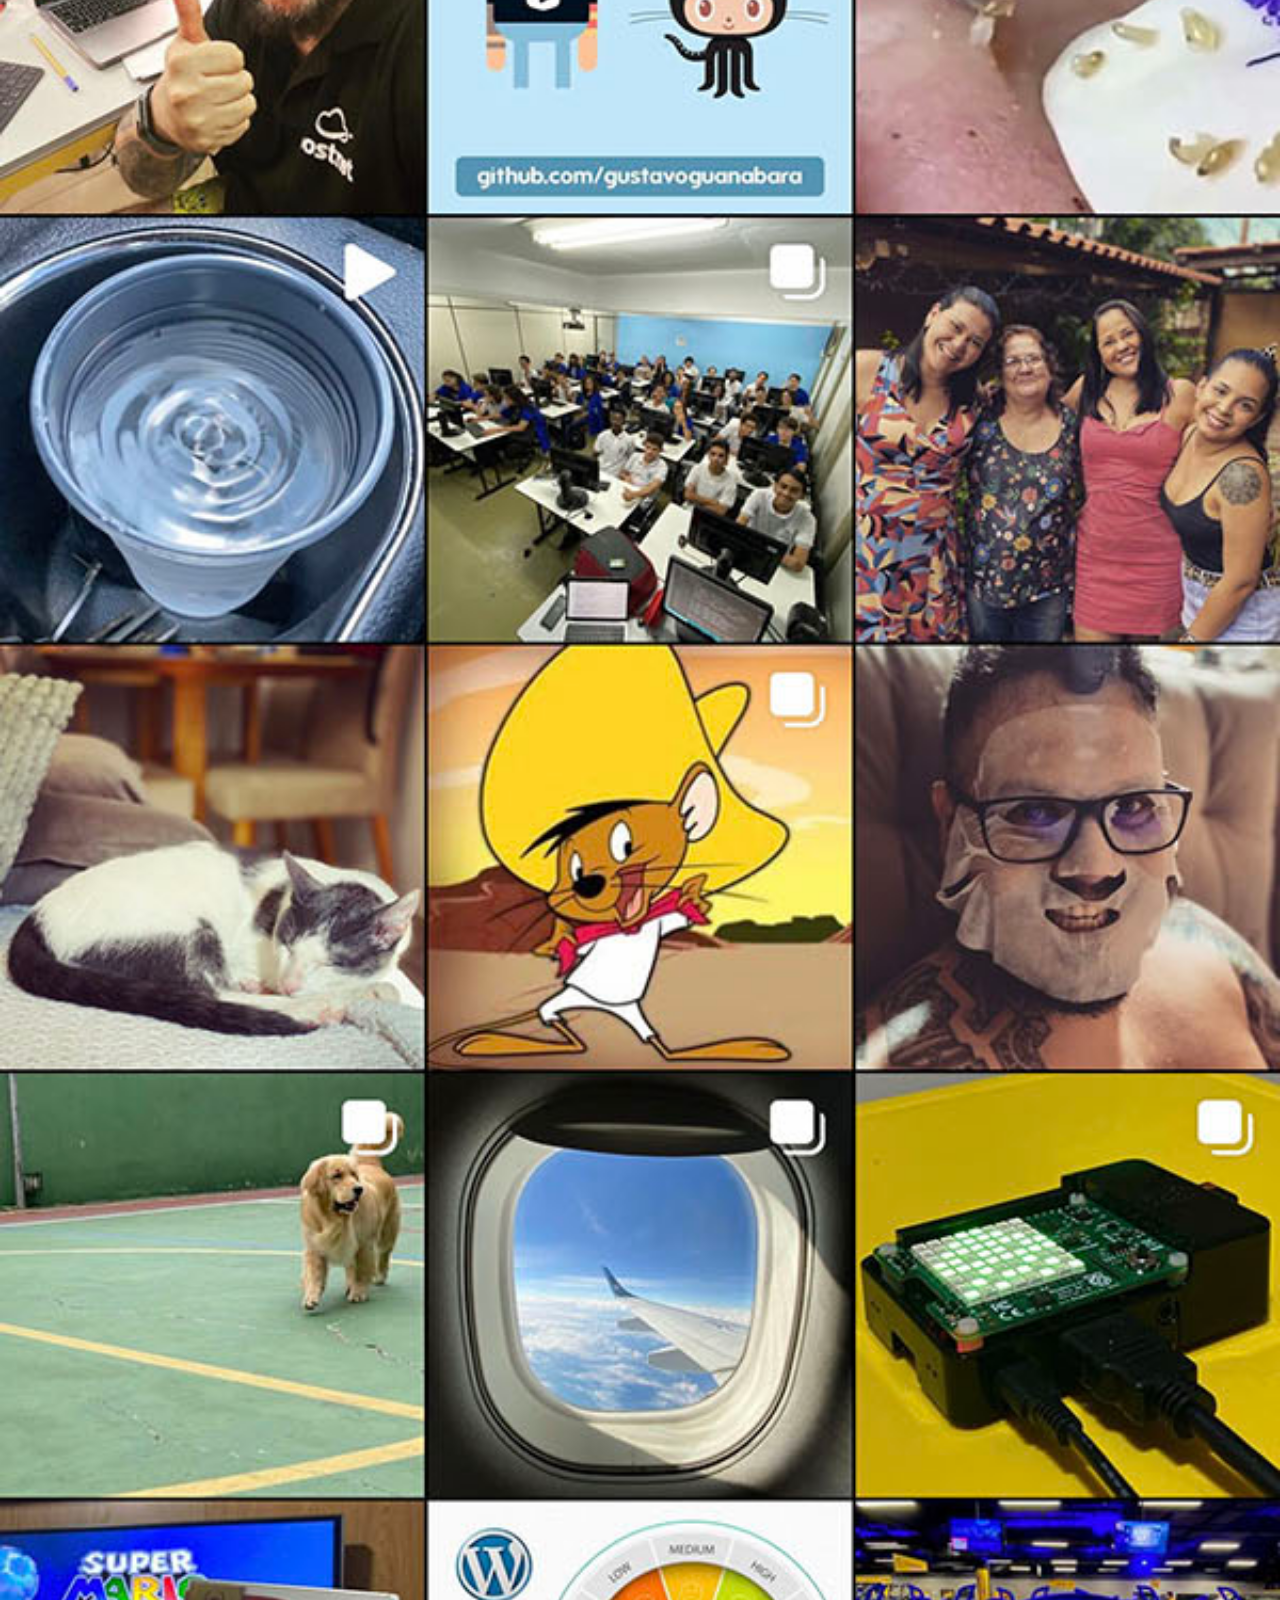
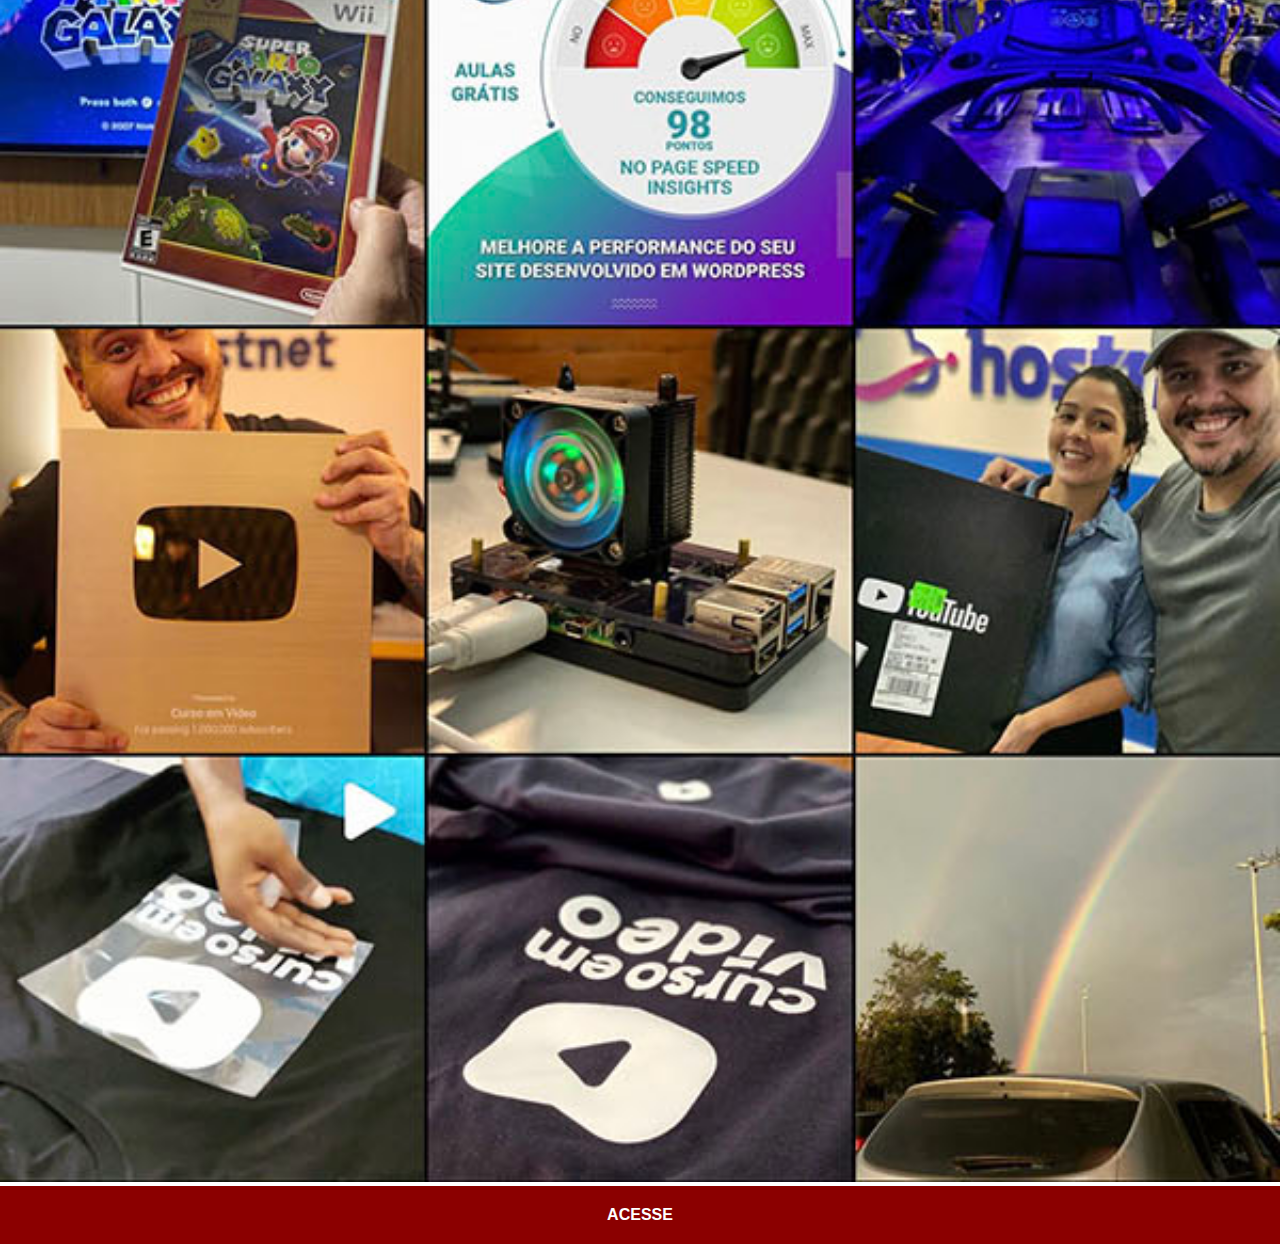
<file: instagram.html>
<!DOCTYPE html>
<html lang="pt-br">
<head>
    <meta charset="UTF-8">
    <meta name="viewport" content="width=device-width, initial-scale=1.0">
    <link rel="stylesheet" href="Estilo/social.css">
    <title>Instagram</title>
</head>
<body>
    <img src="imagens/tela-instagram.jpg" alt="instagram">
    <a href="https://www.instagram.com/gustavoguanabara/" target="_blank">ACESSE</a>
</body>
</html>
</file>
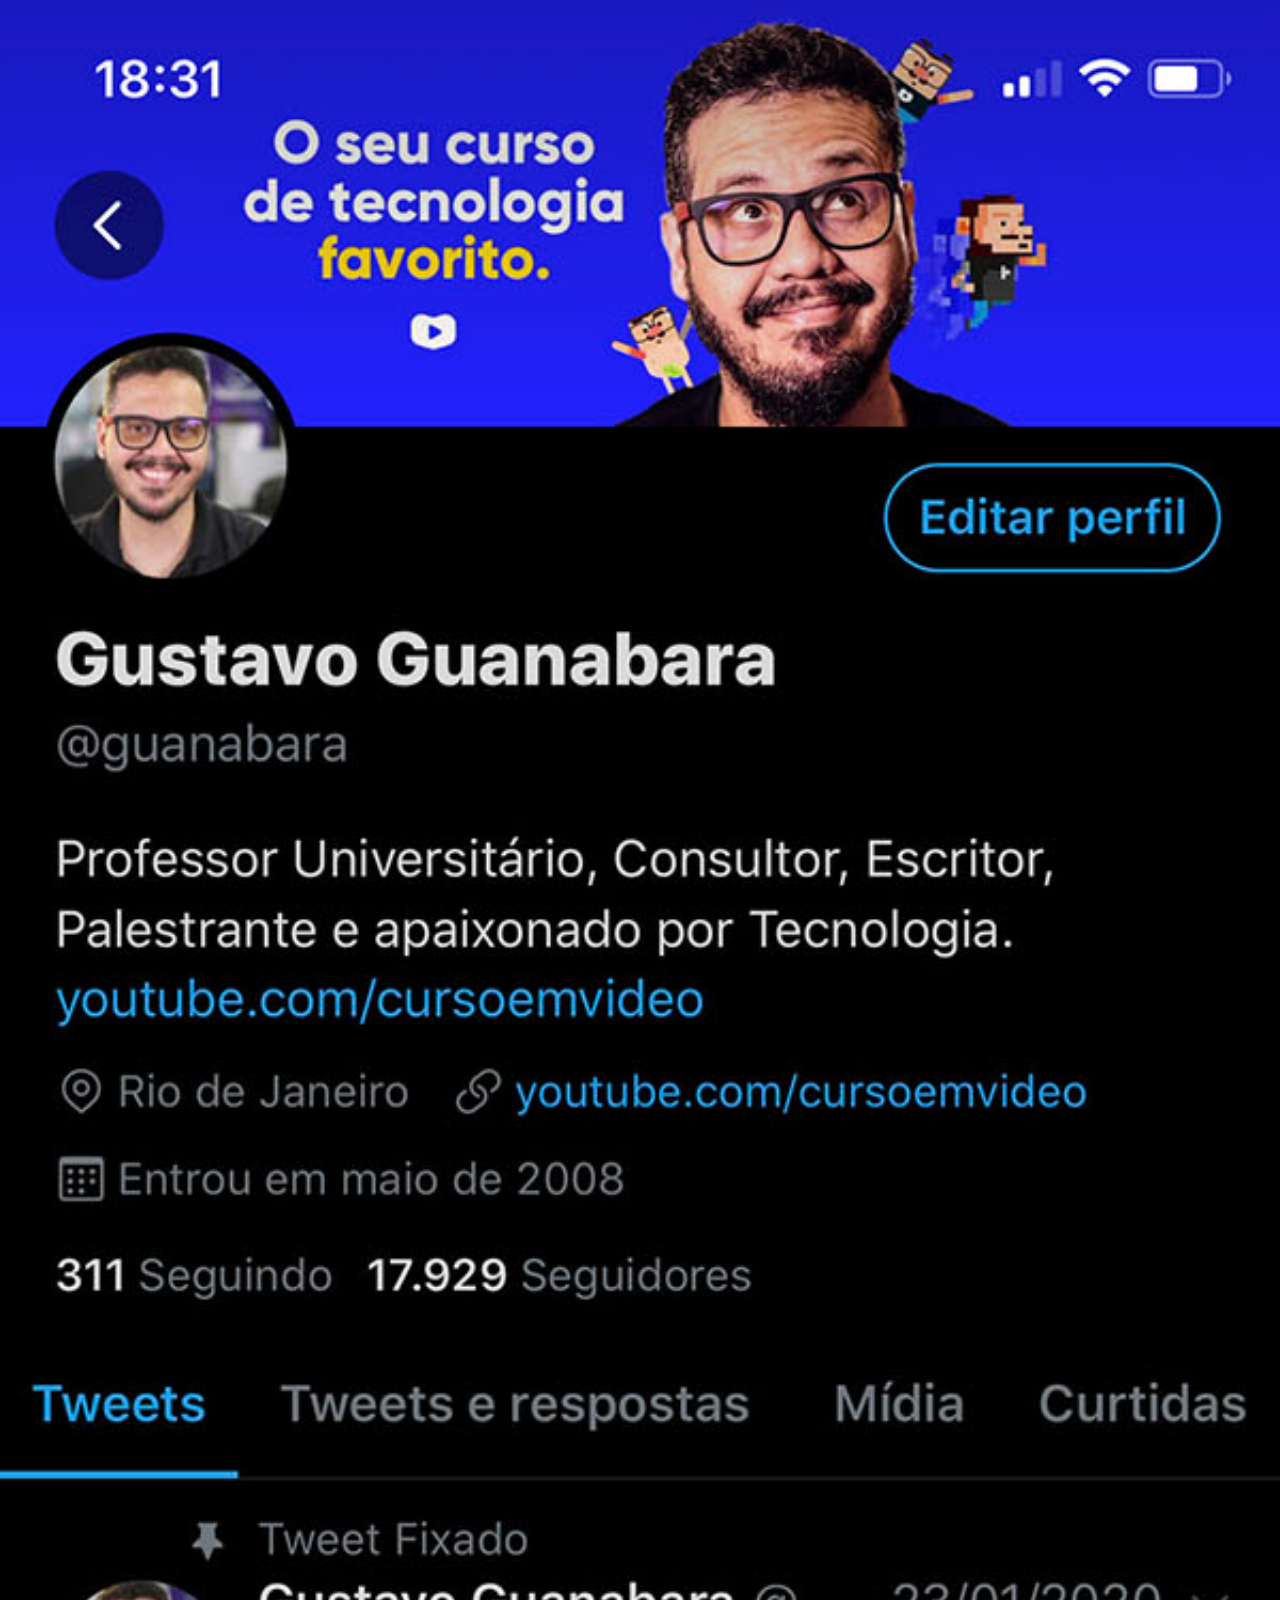
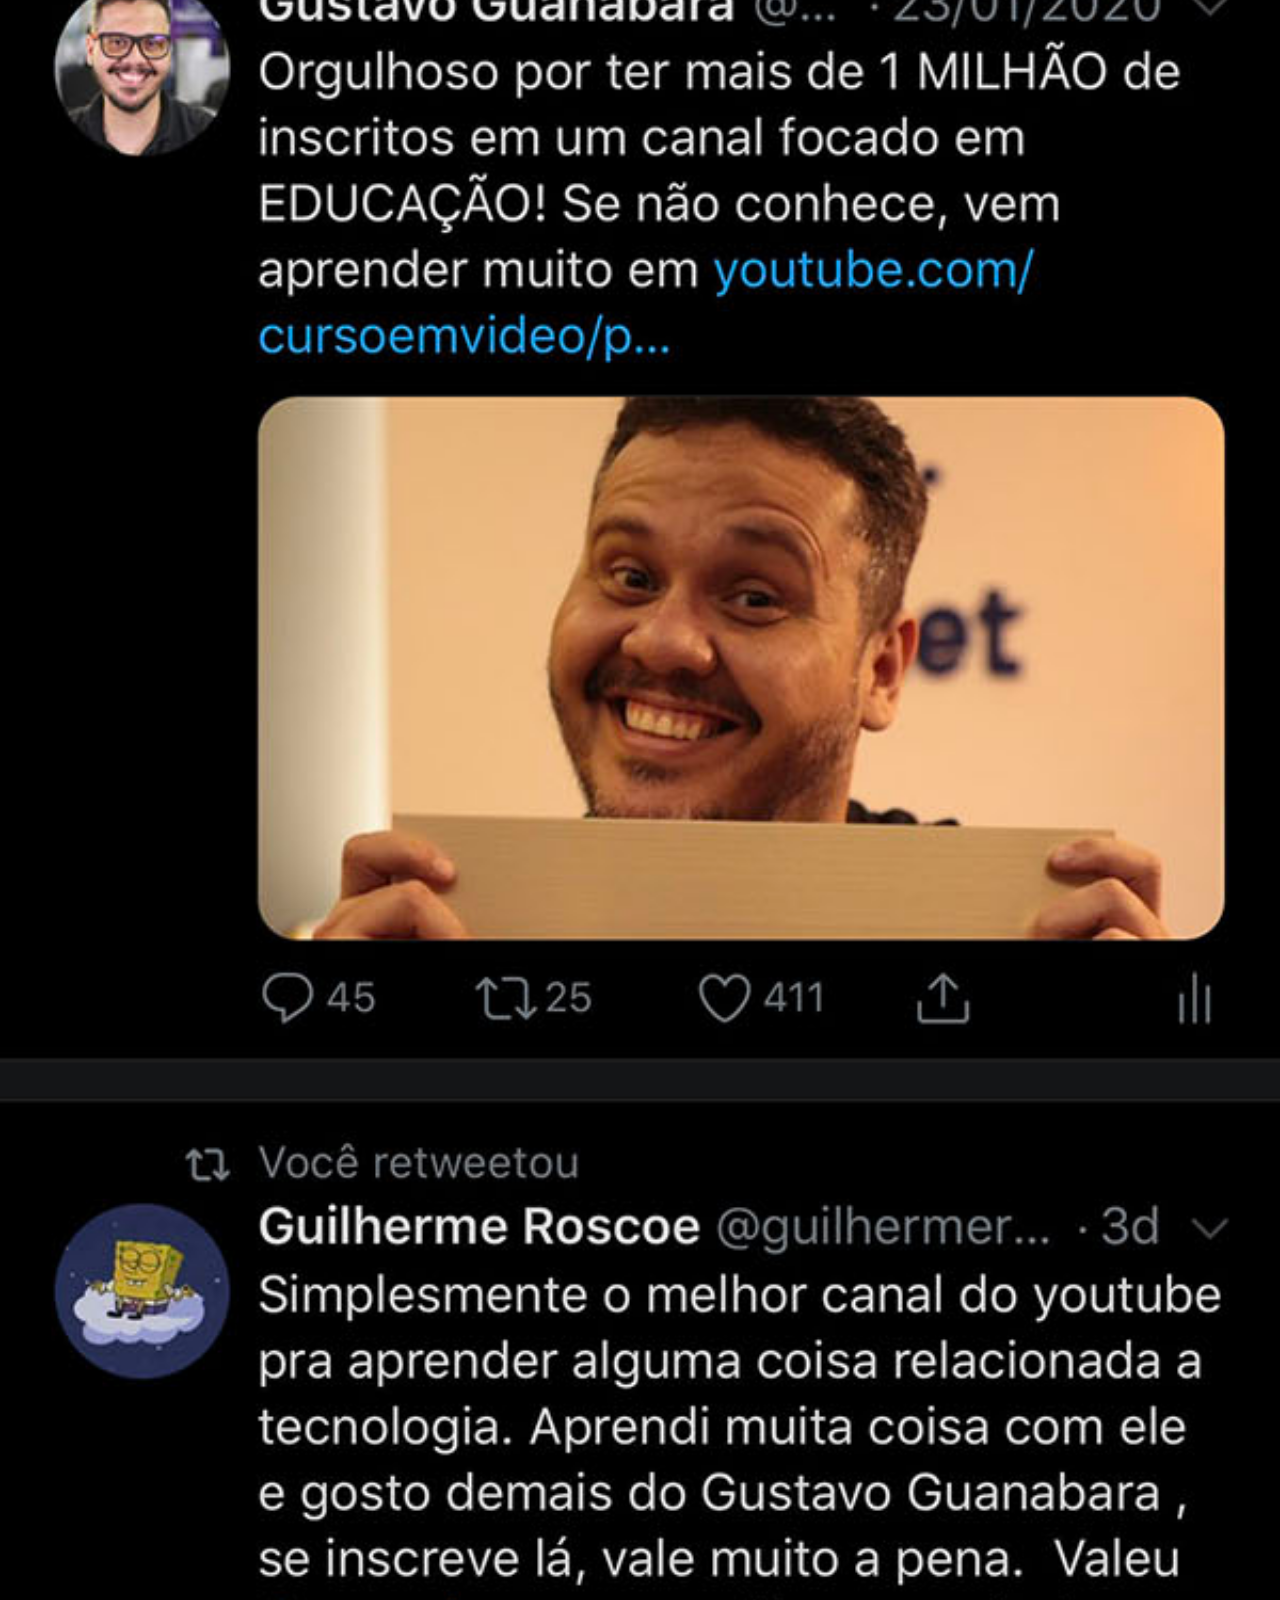
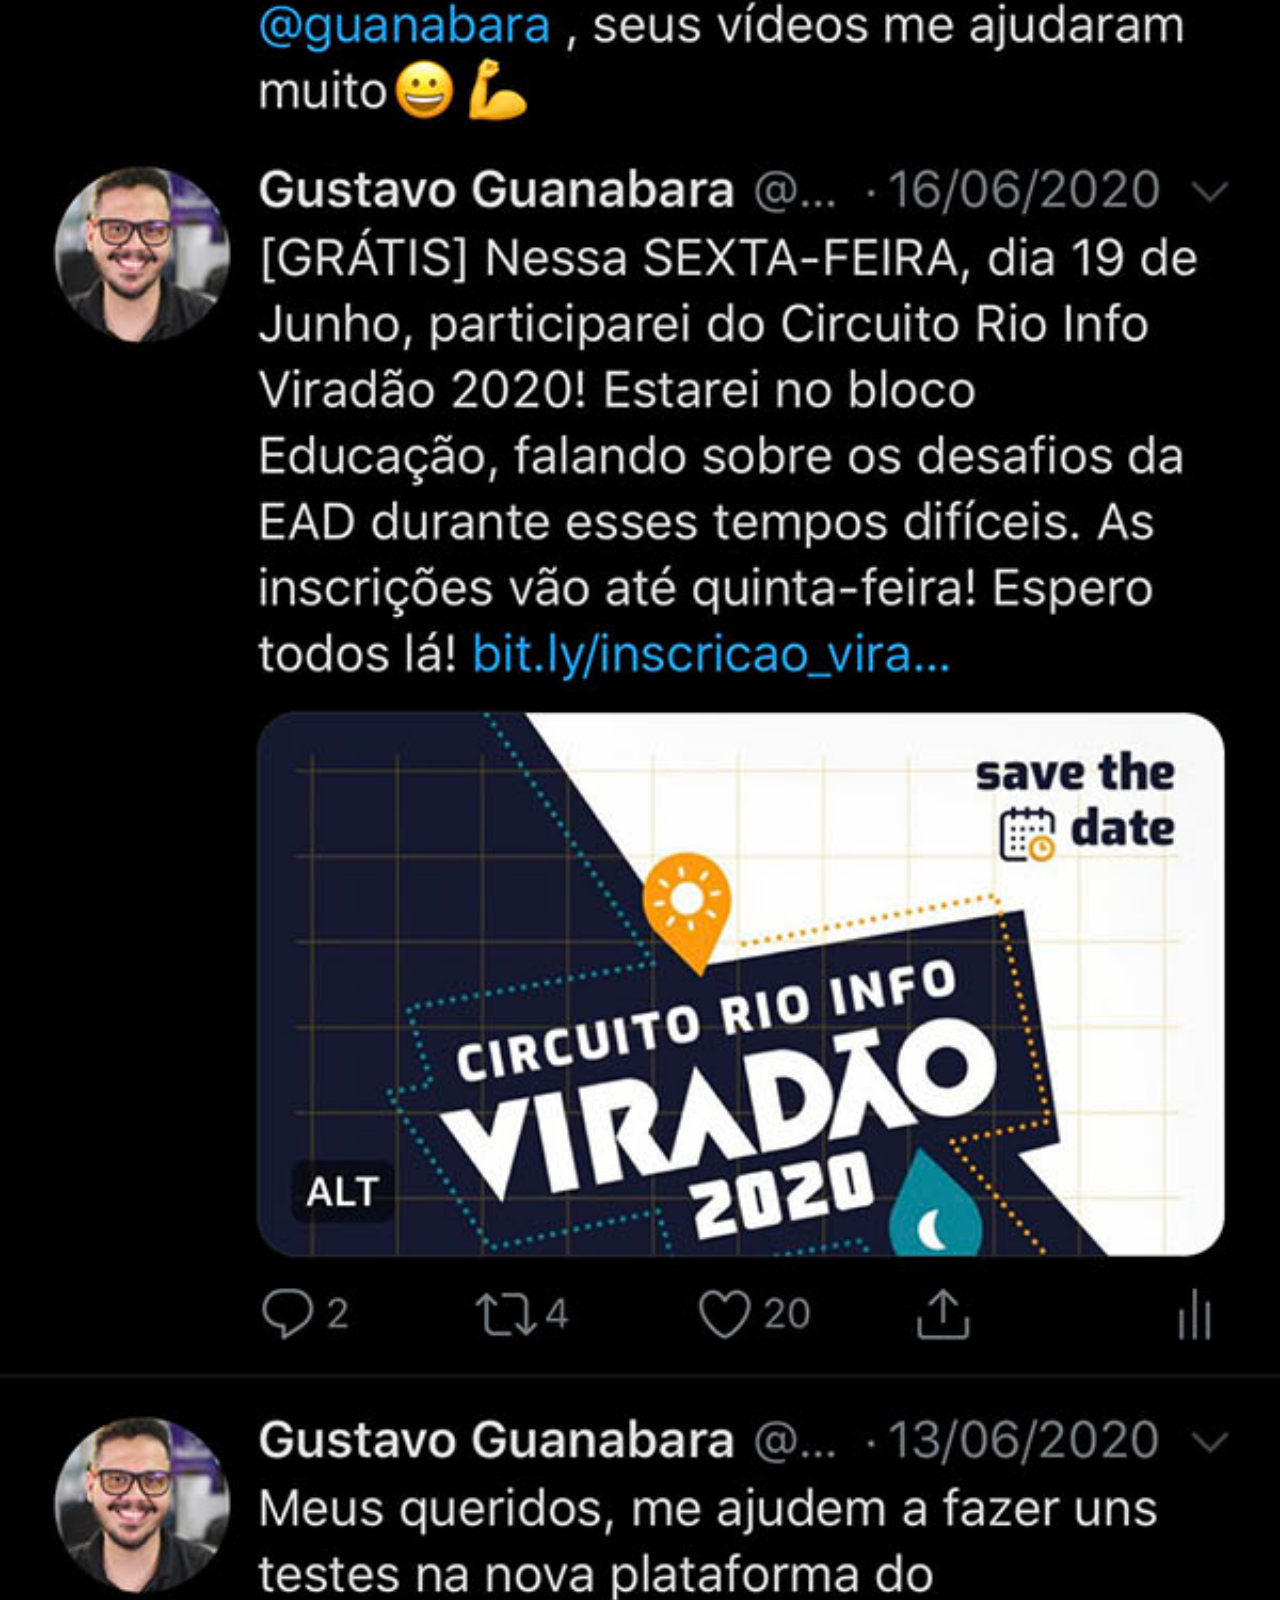
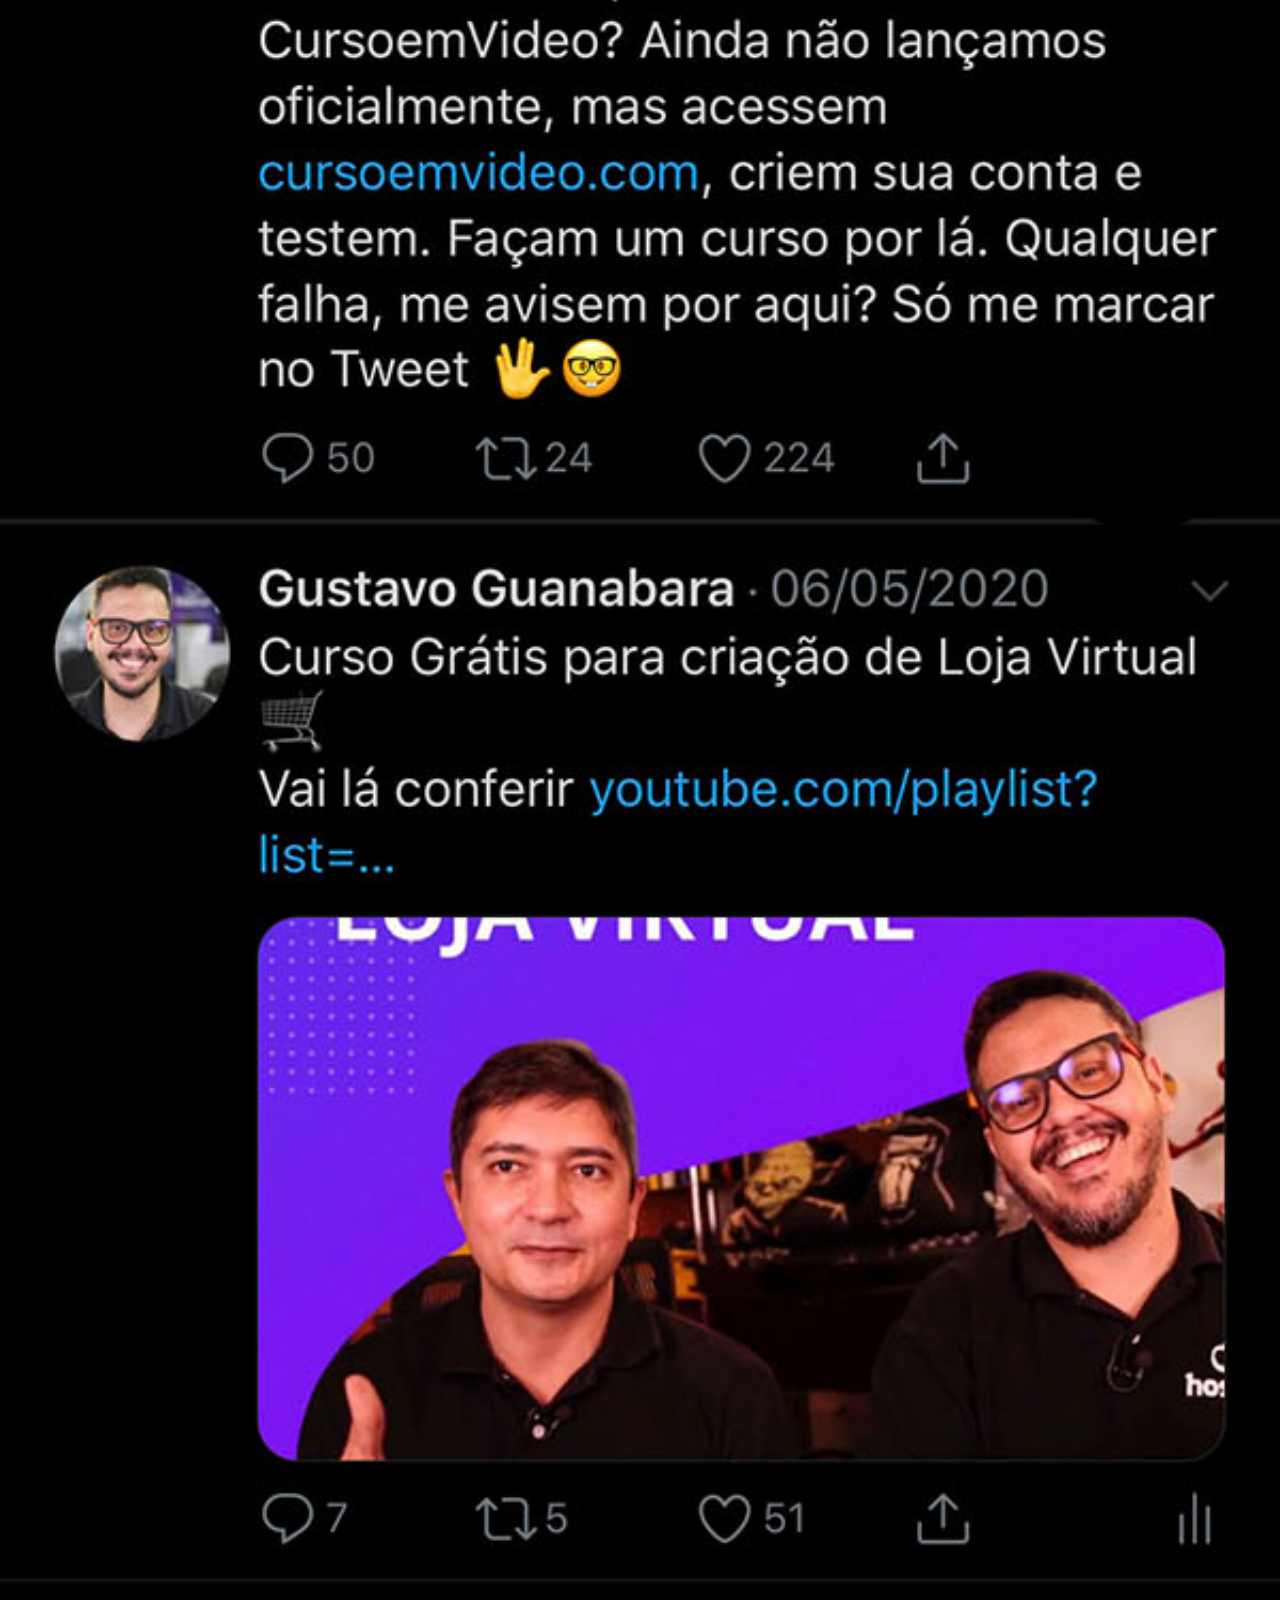
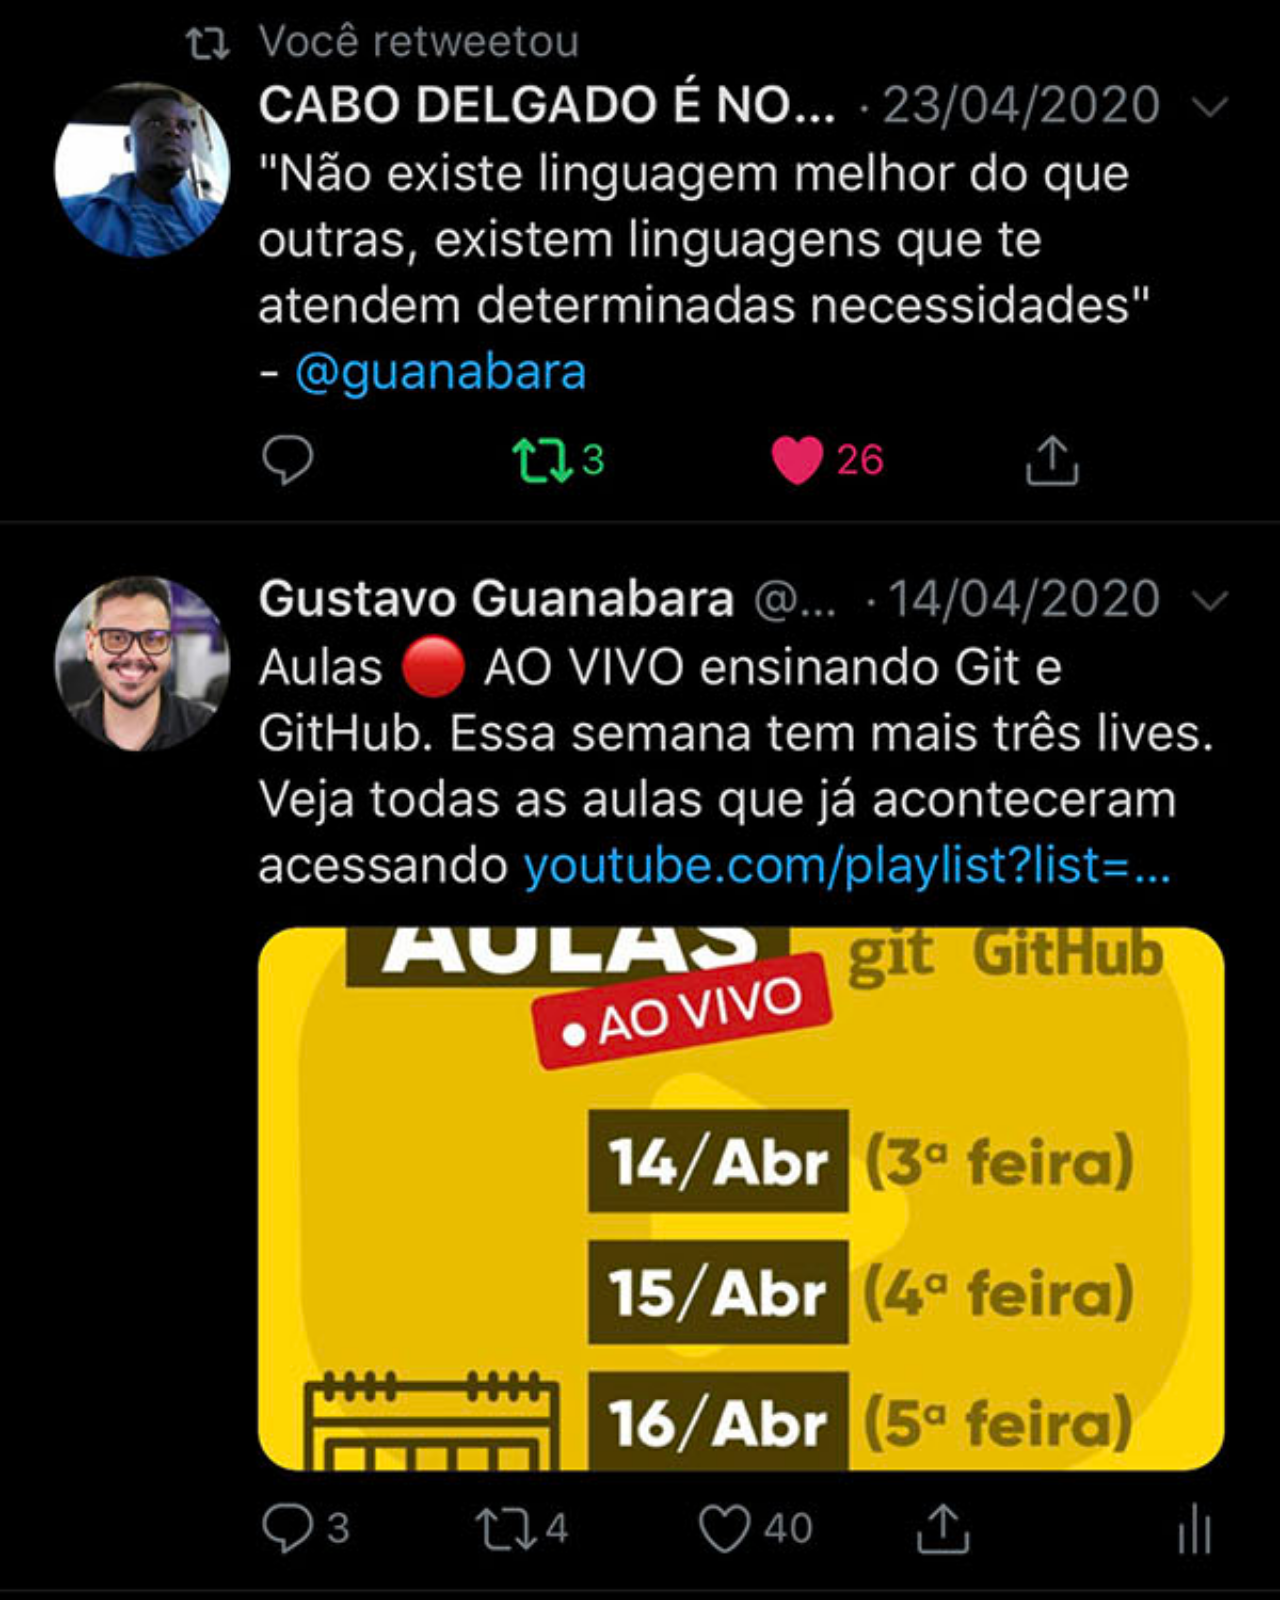
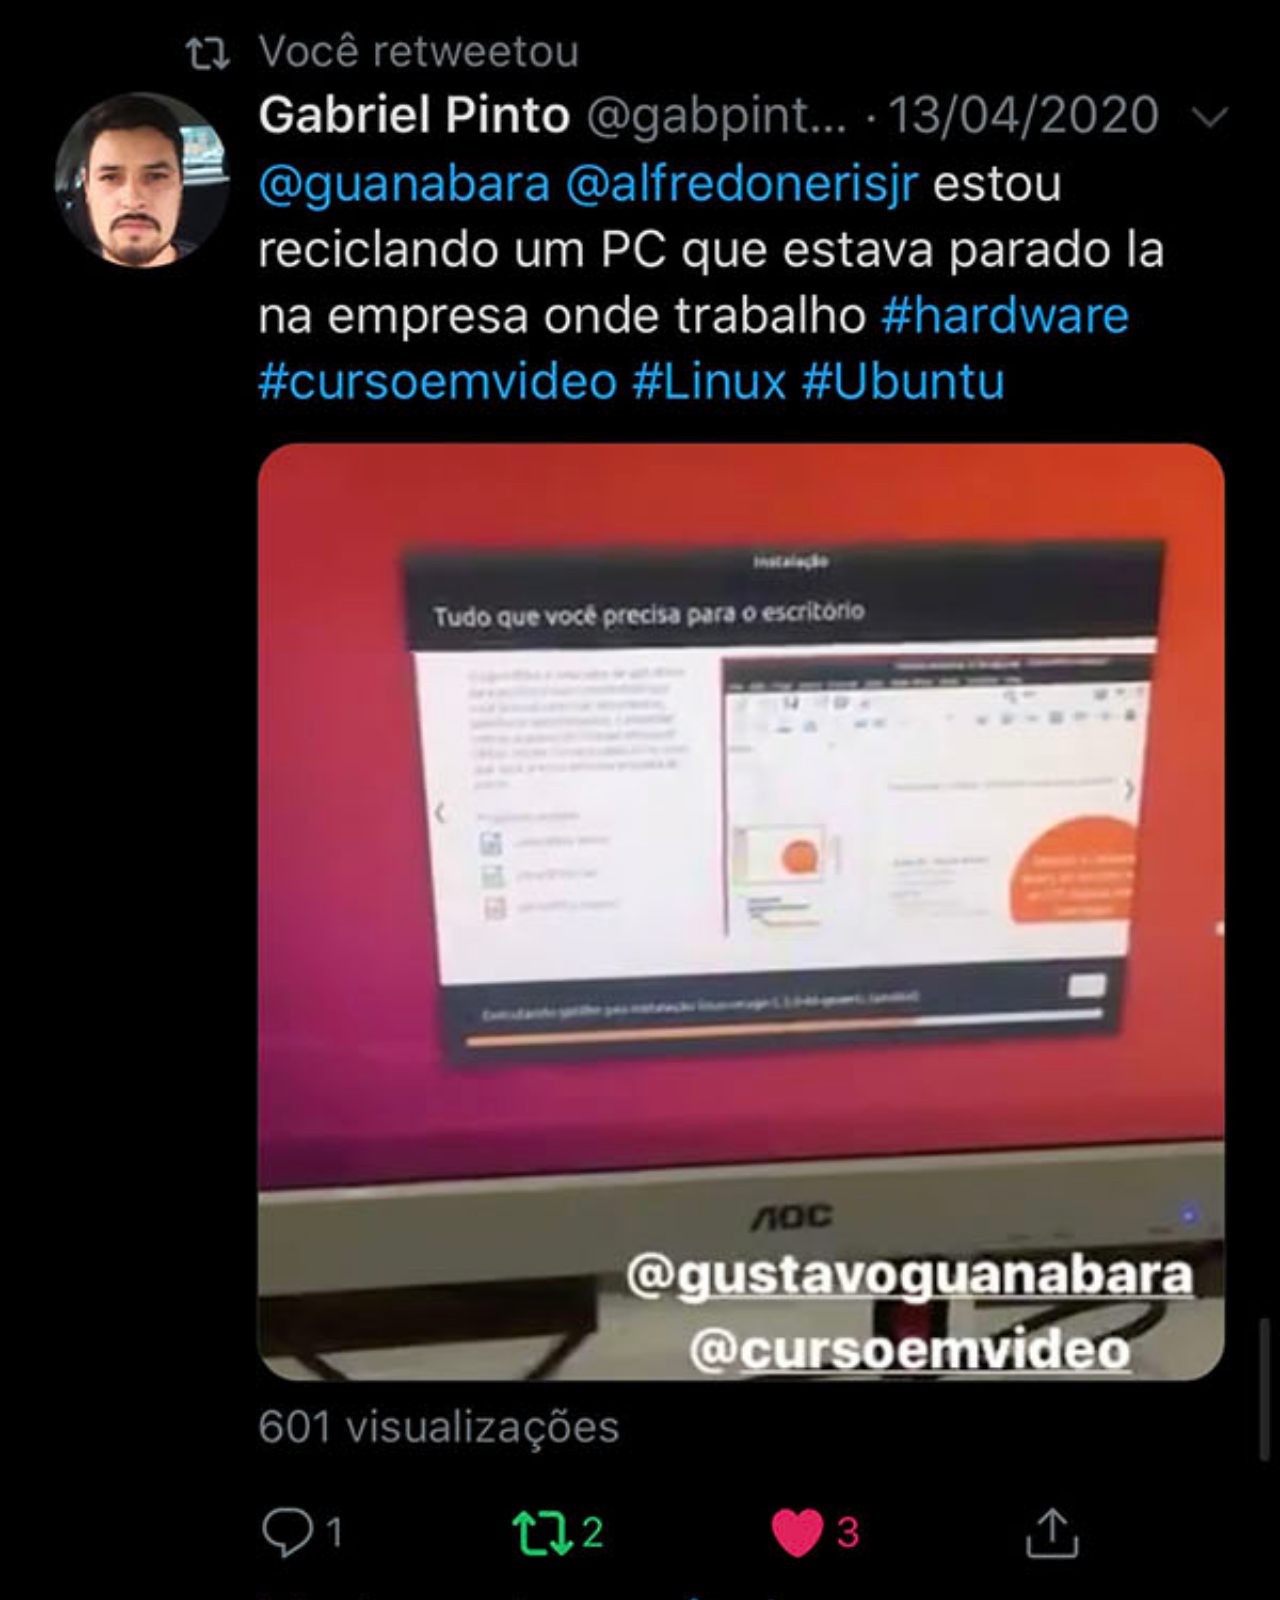
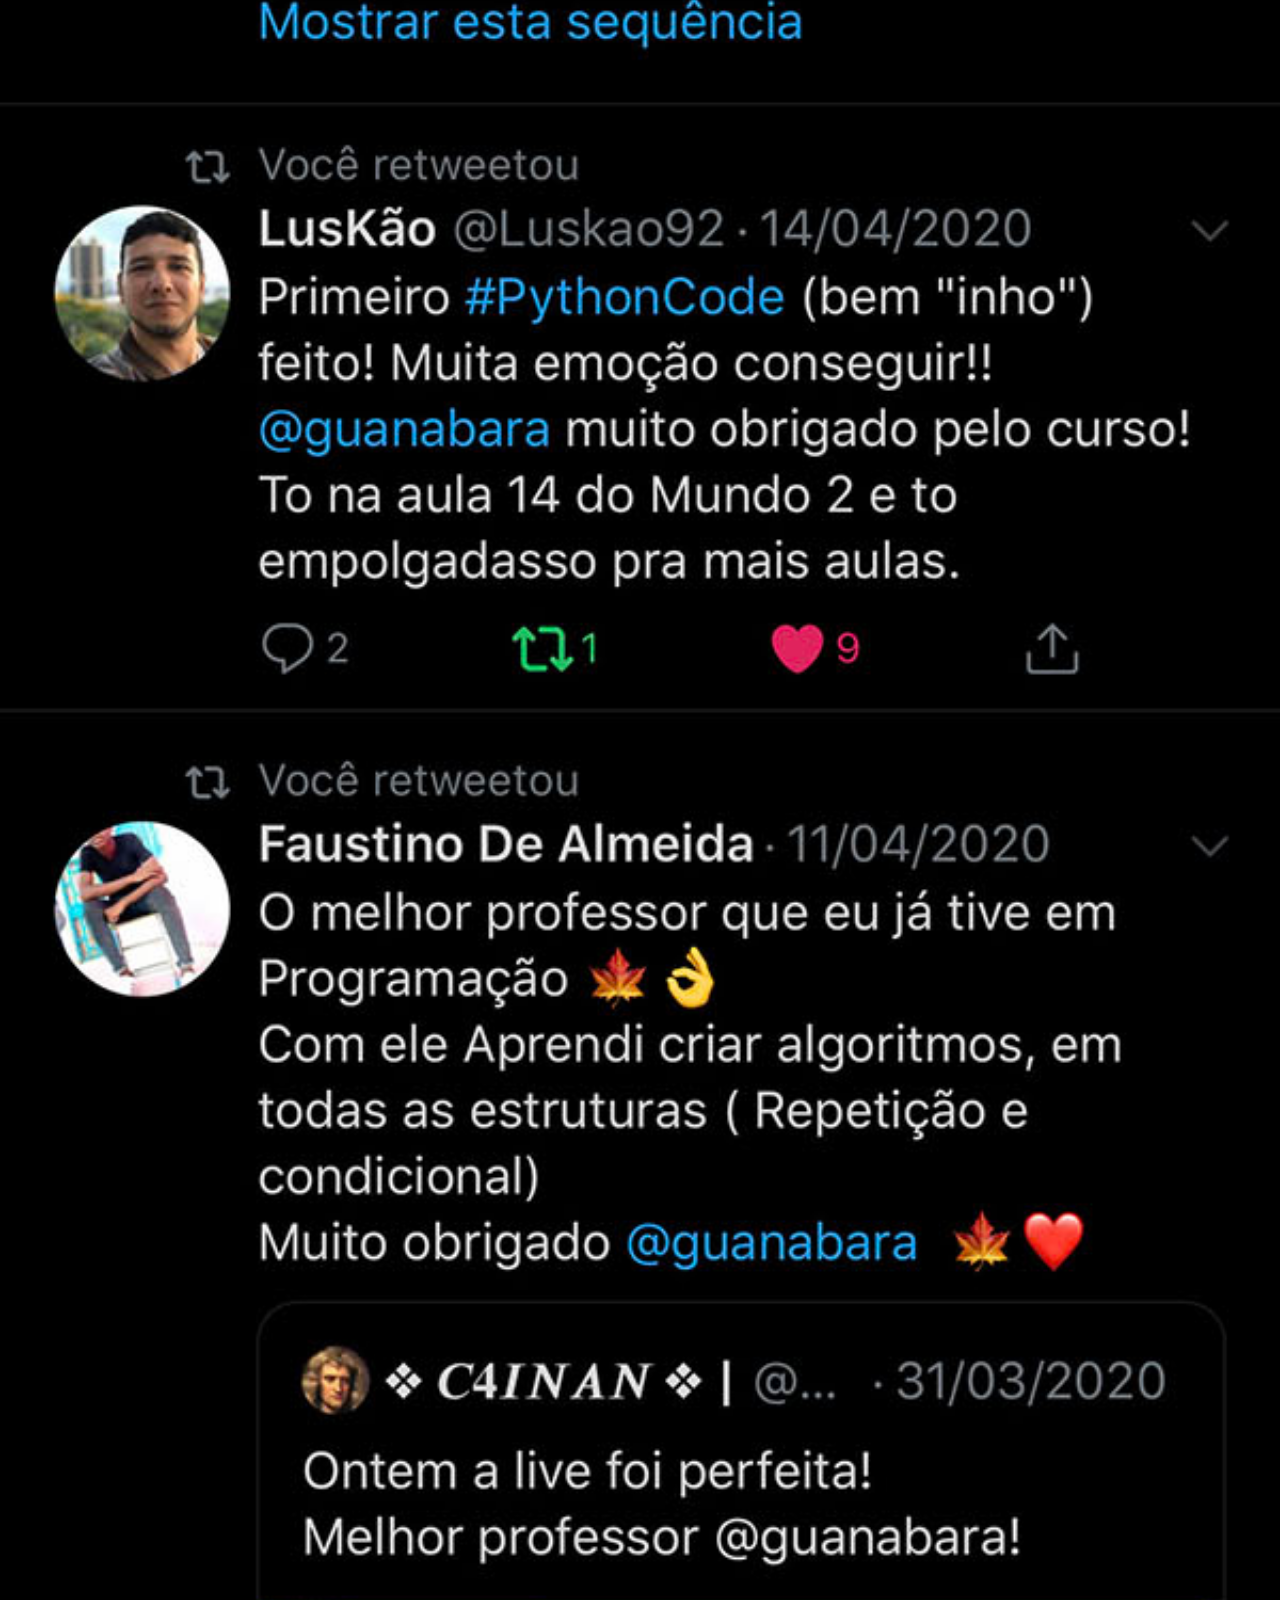
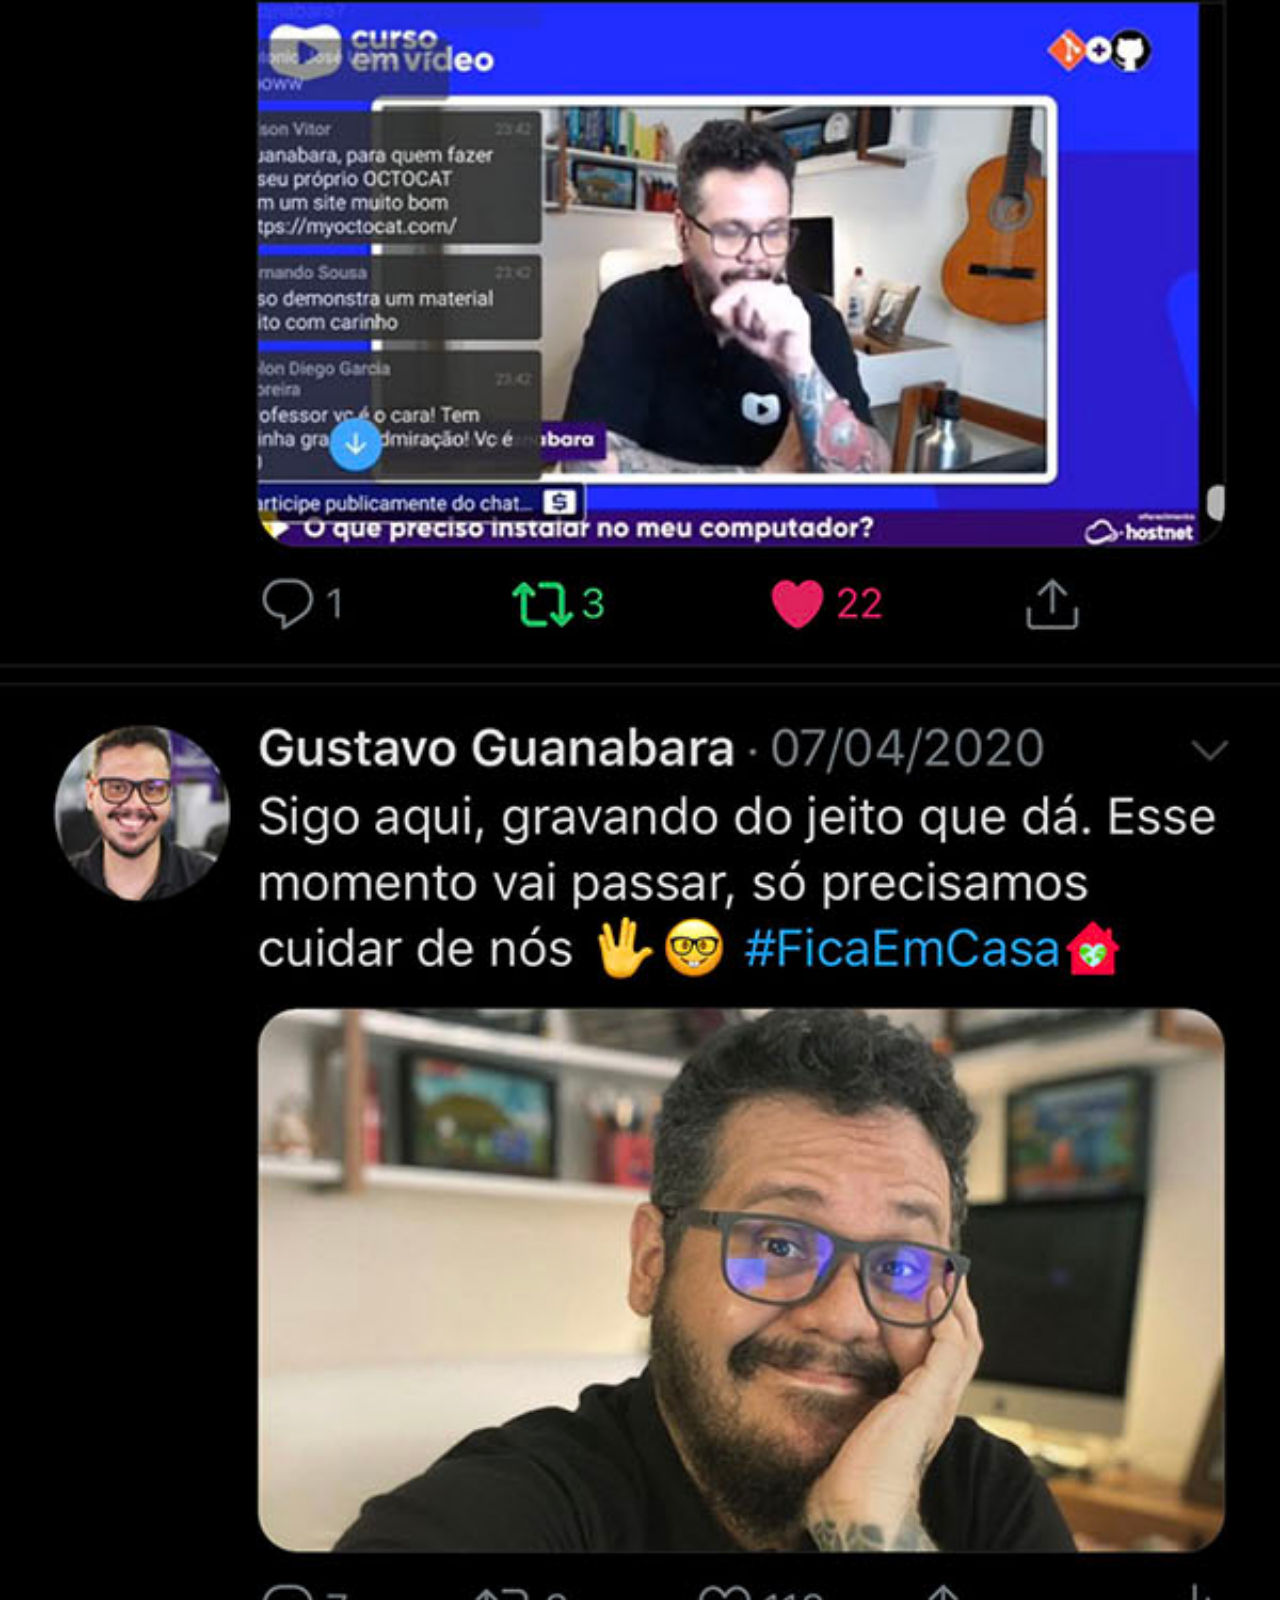
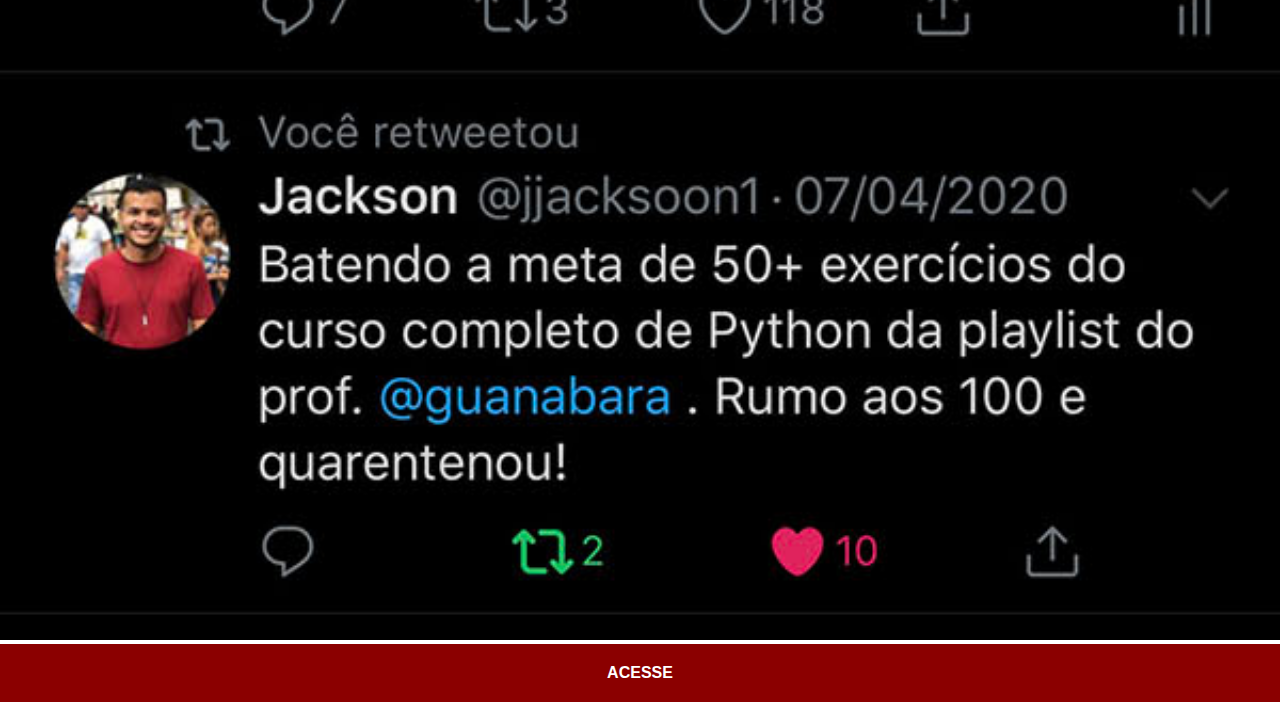
<file: twitter.html>
<!DOCTYPE html>
<html lang="pt-br">
<head>
    <meta charset="UTF-8">
    <meta name="viewport" content="width=device-width, initial-scale=1.0">
    <link rel="stylesheet" href="Estilo/social.css">
    <title>Twitter</title>
</head>
<body>
    <img src="imagens/tela-twitter.jpg" alt="Twitter">
    <a href="https://x.com/guanabara" target="_blank">ACESSE</a>
</body>
</html>
</file>
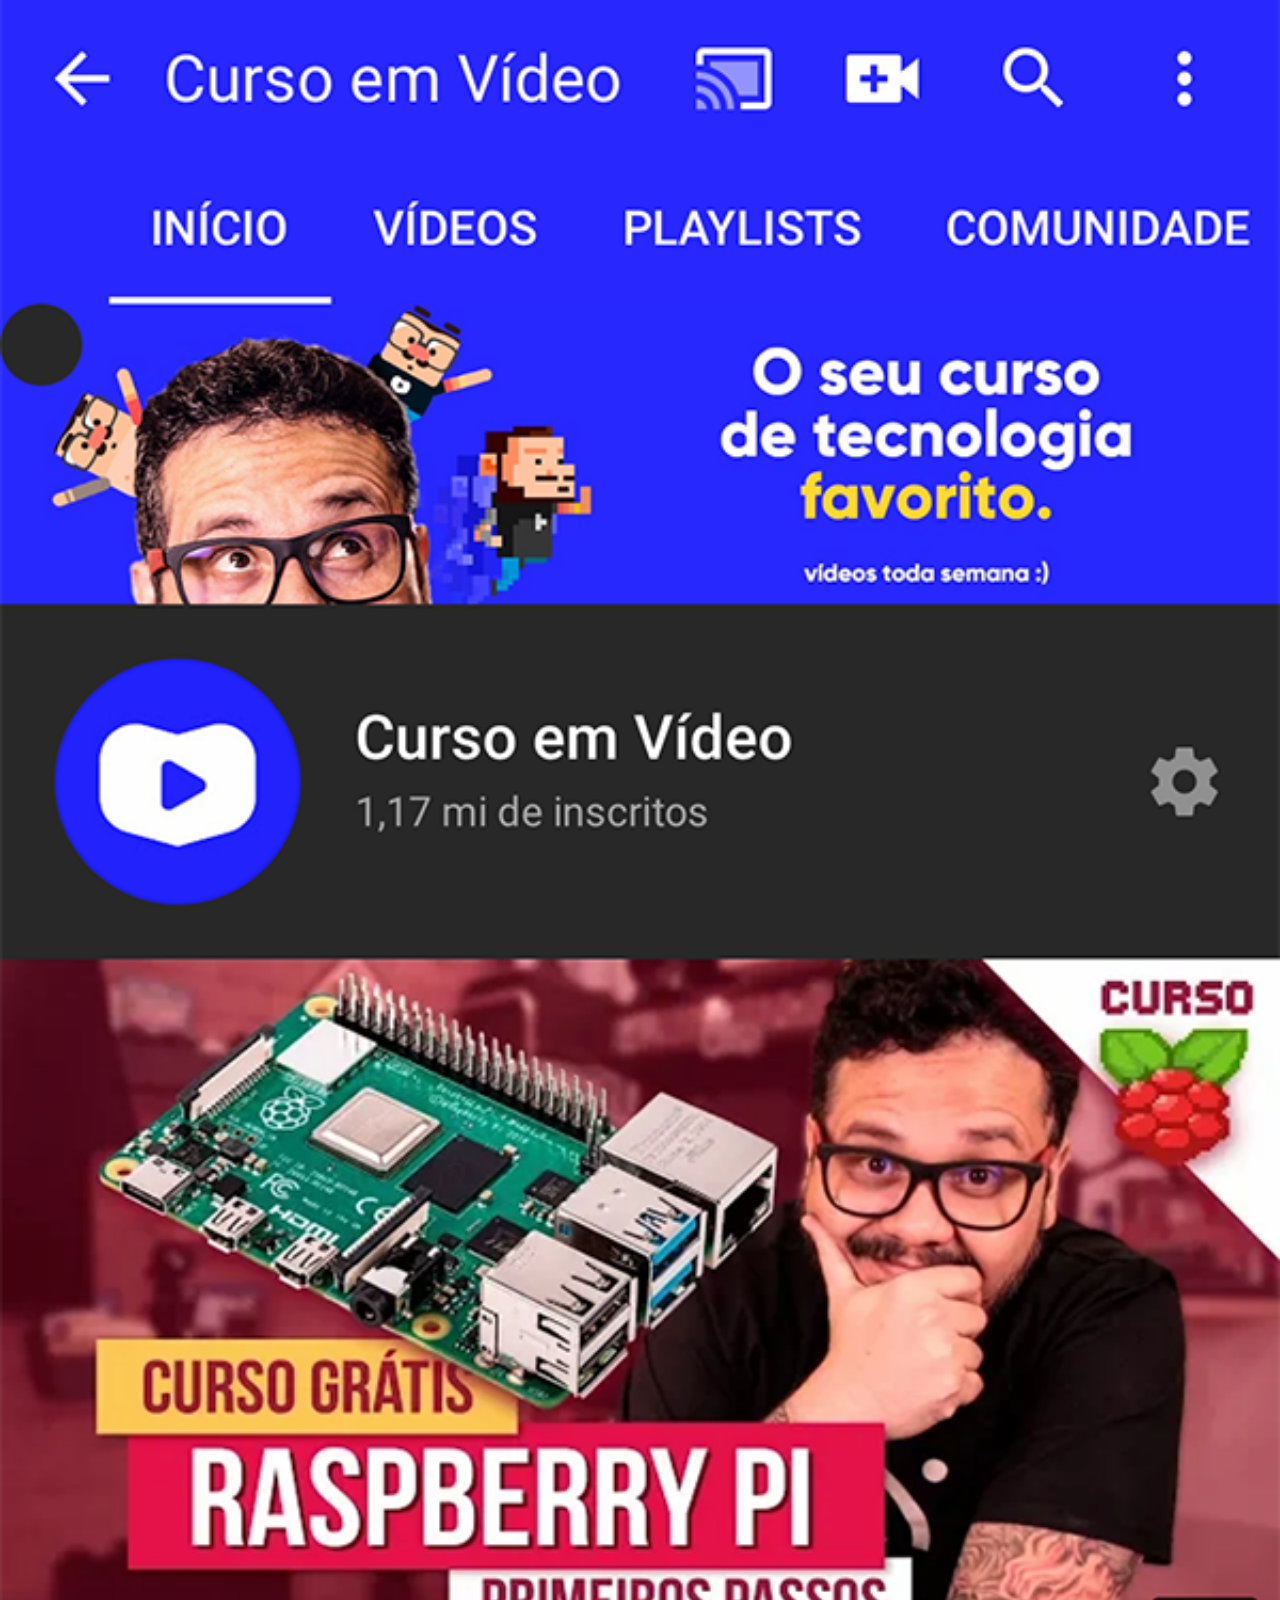
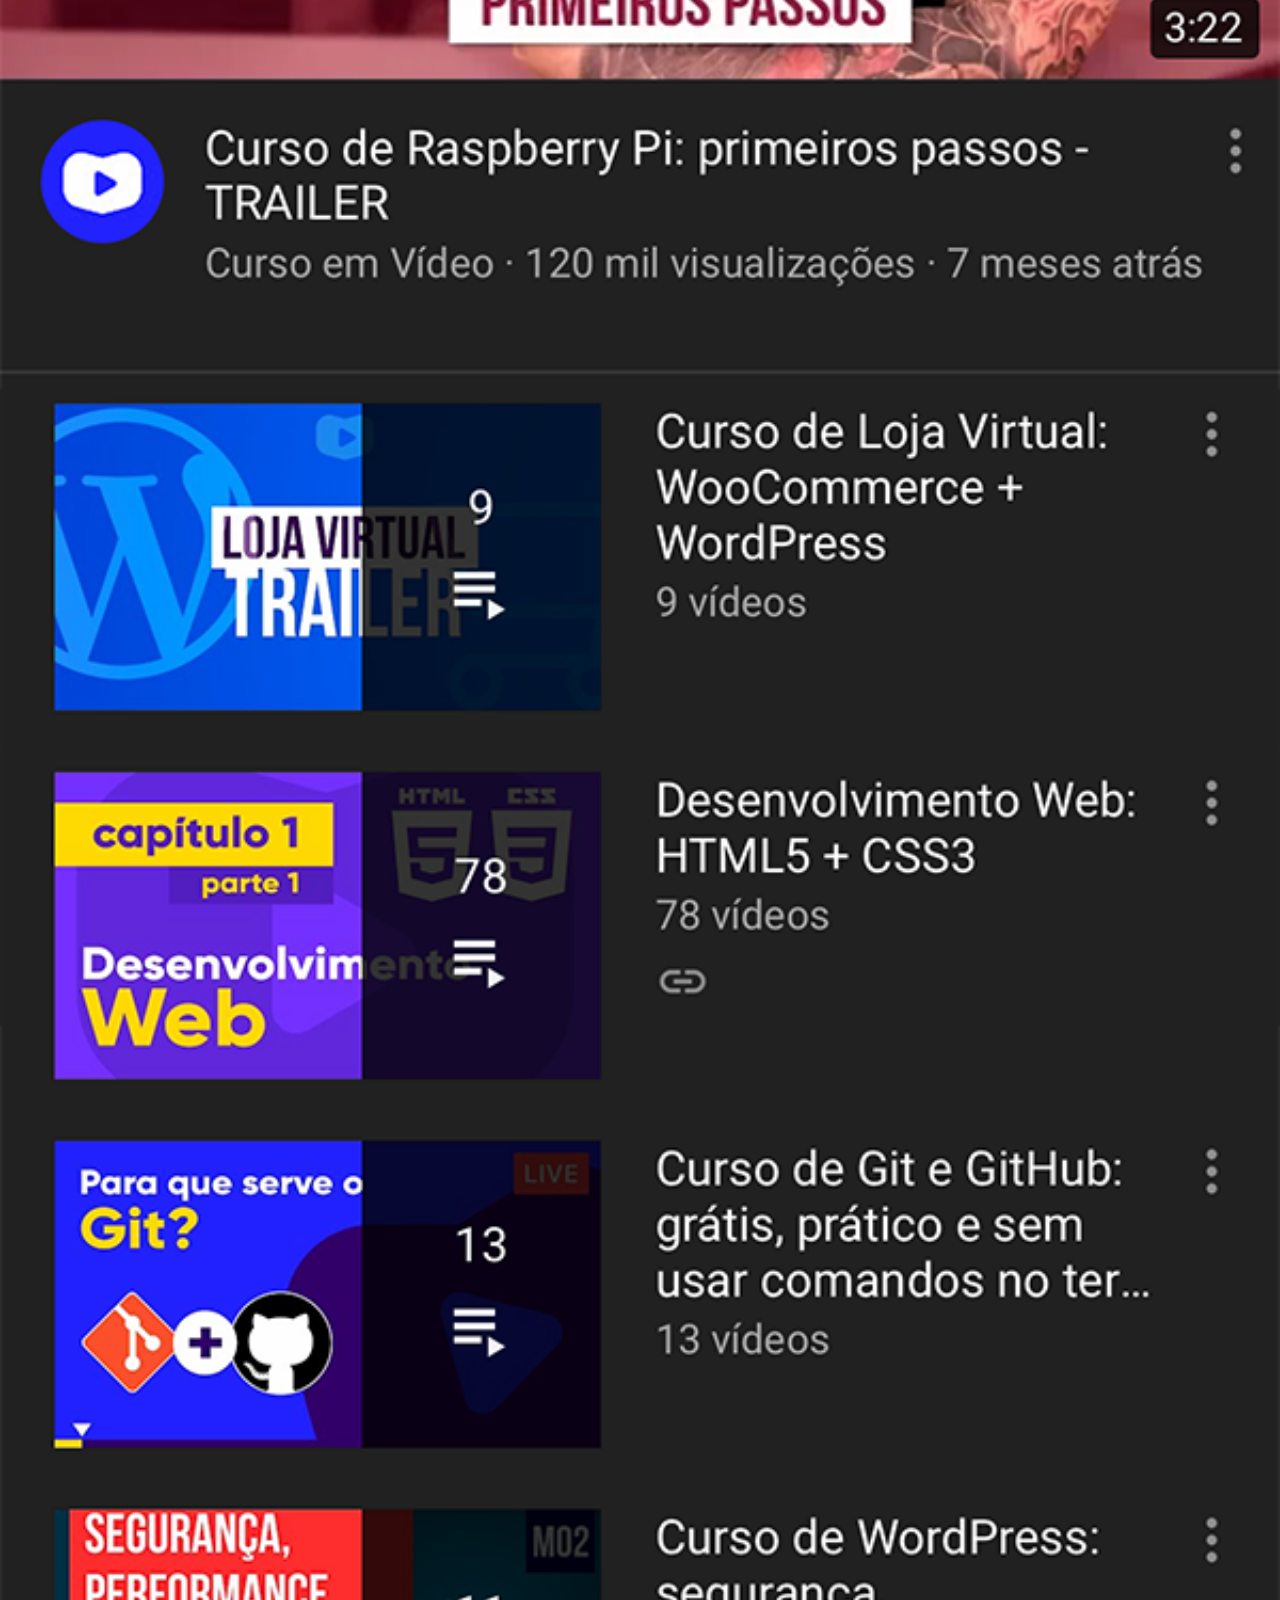
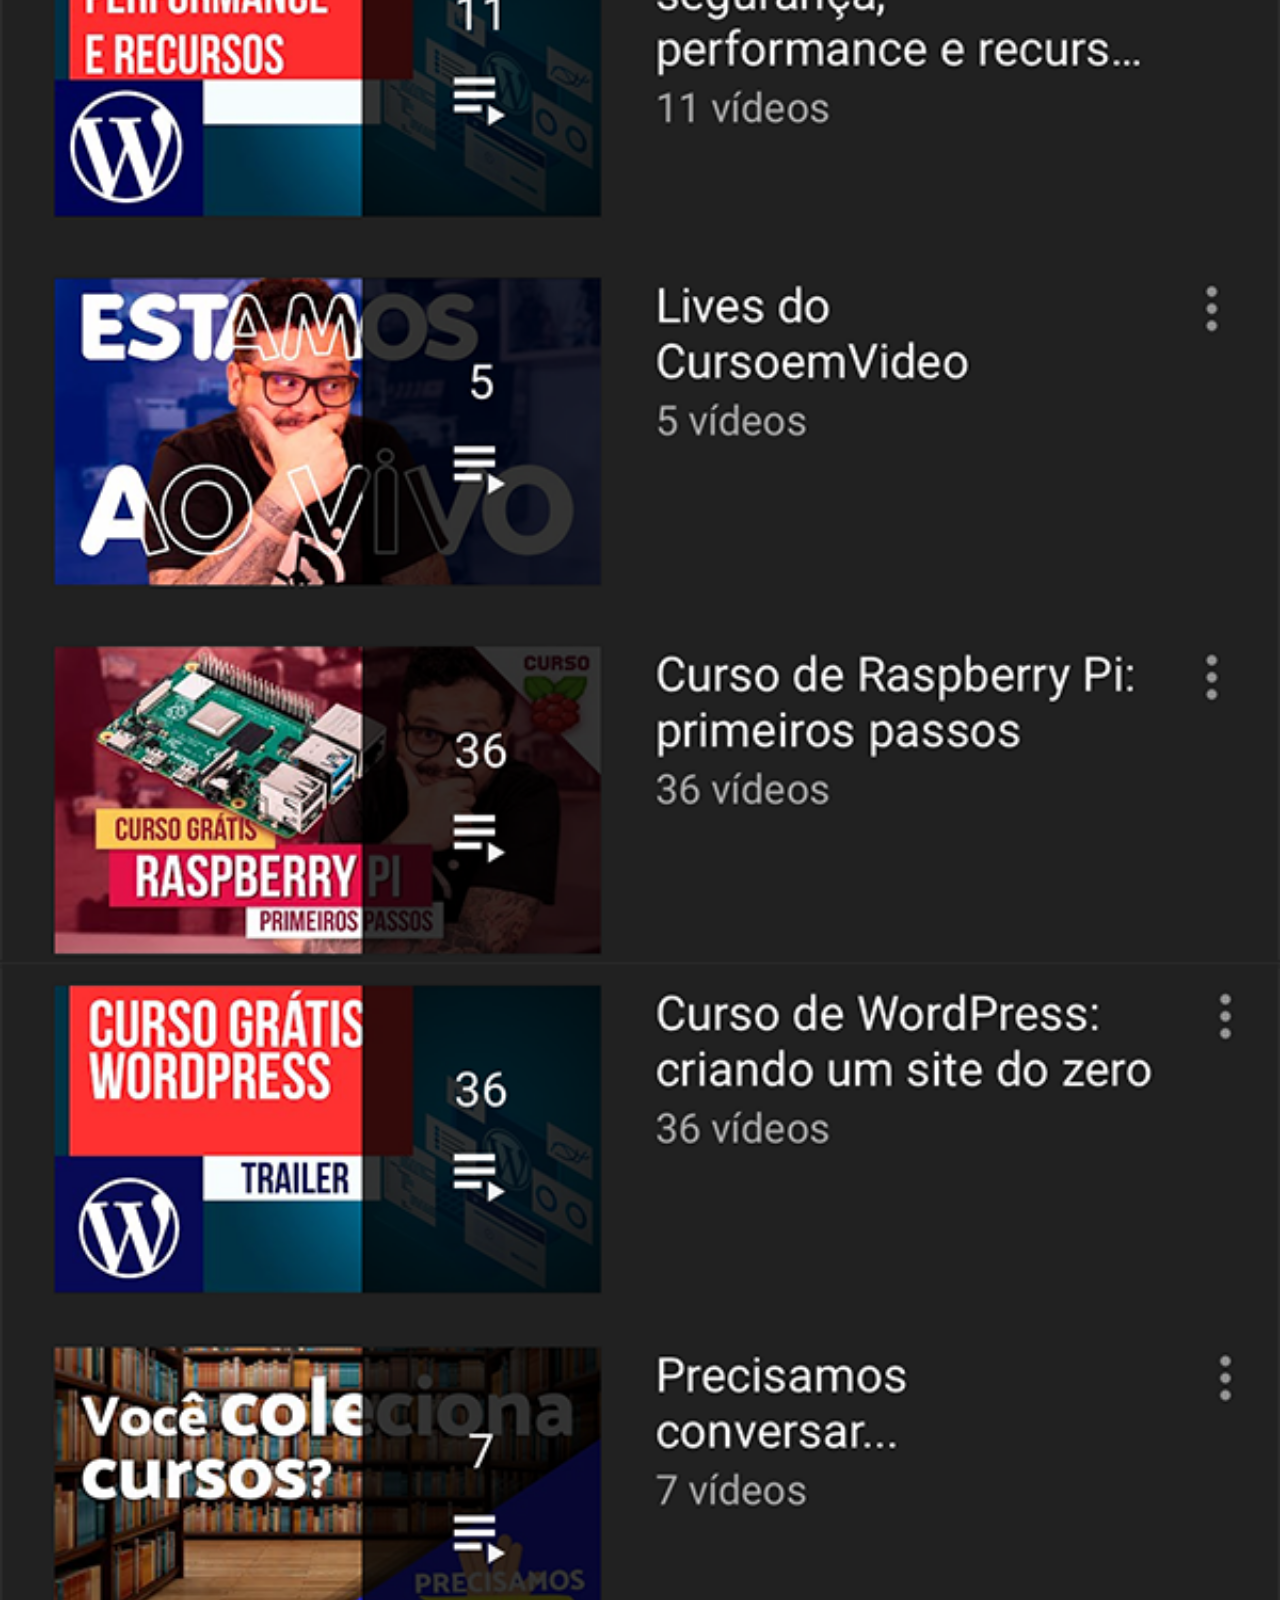
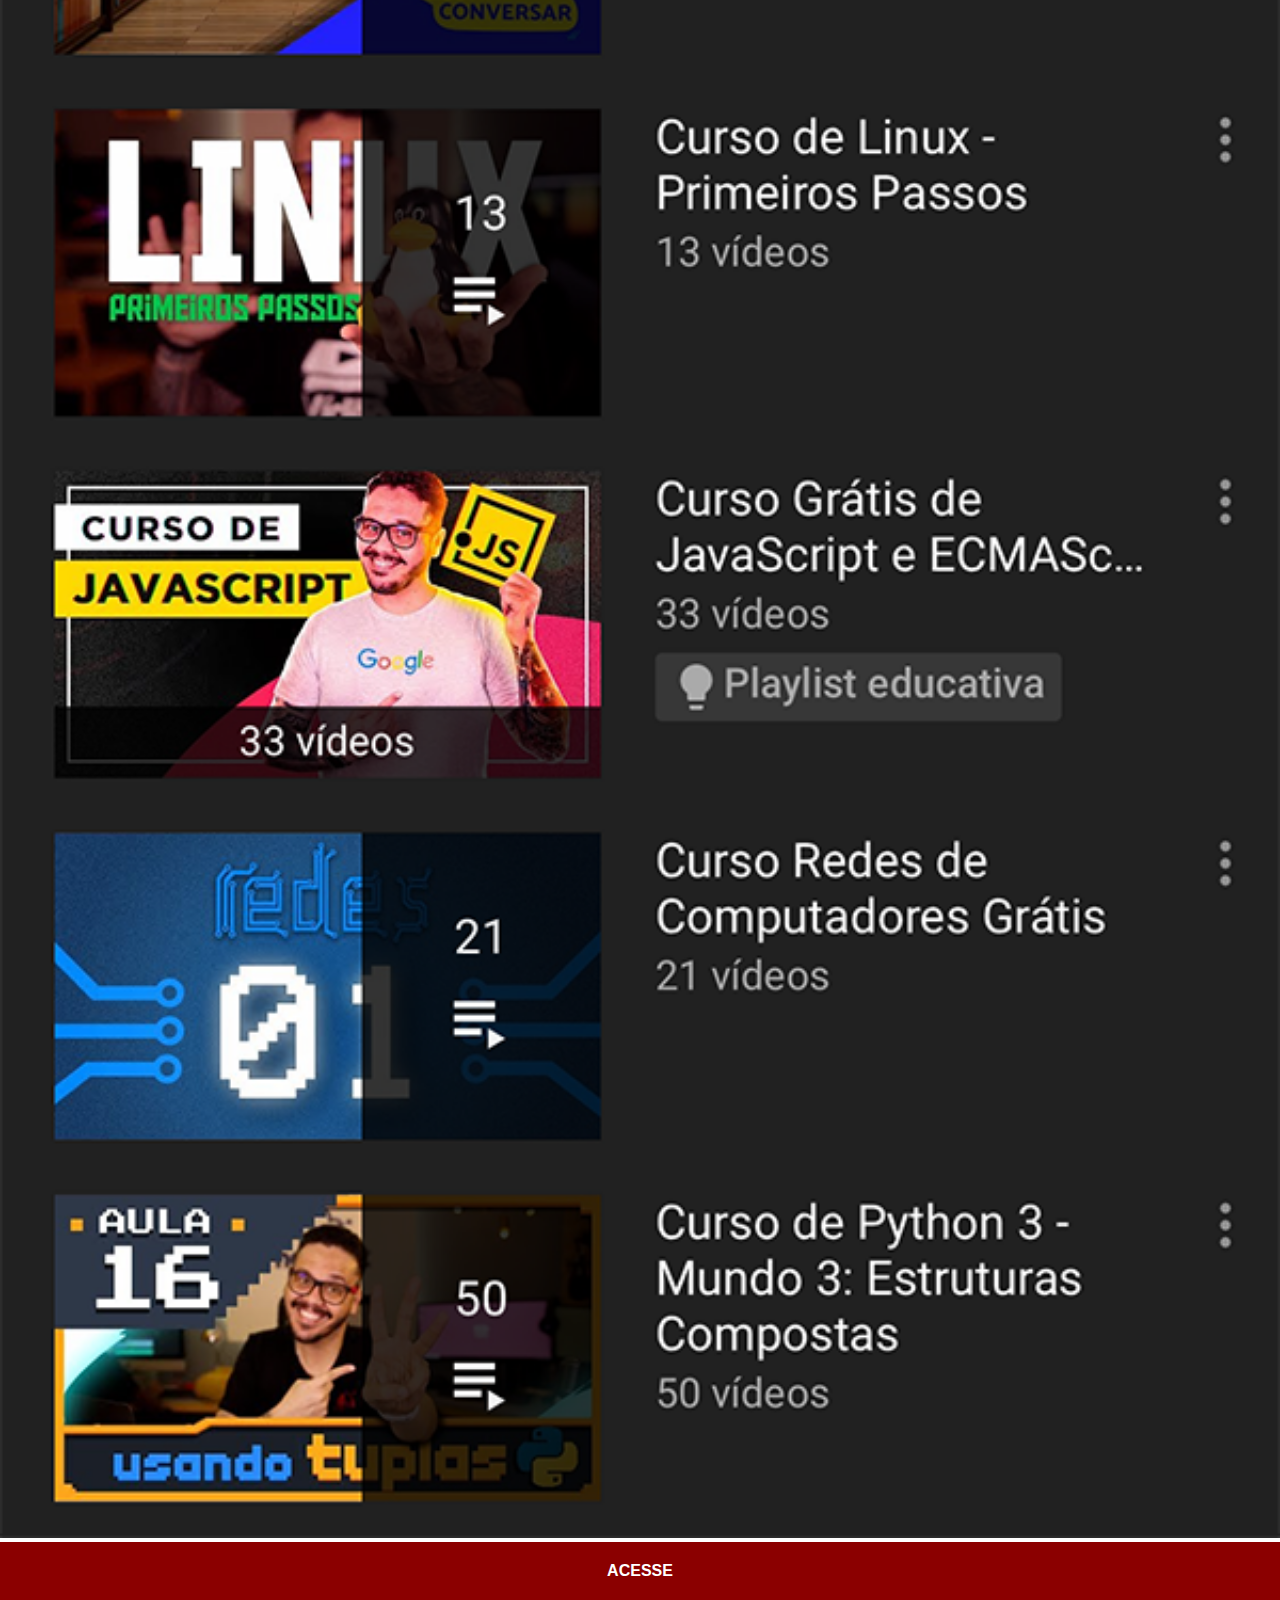
<file: youtube.html>
<!DOCTYPE html>
<html lang="pt-br">
<head>
    <meta charset="UTF-8">
    <meta name="viewport" content="width=device-width, initial-scale=1.0">
    <link rel="stylesheet" href="Estilo/social.css">
    <title>Youtube</title>
</head>
<body>
    <img src="imagens/tela-youtube.png" alt="youtube">
    <a href="https://www.youtube.com/c/CursoemV%C3%ADdeo/playlists" target="_blank">ACESSE</a>
</body>
</html>
</file>
<file: Estilo/social.css>
@charset "UTF-8";

     *{
          margin: 0;  
          padding: 0;
          font-family: Arial, Helvetica, sans-serif;
        }

        ::-webkit-scrollbar{
           width:0px;
          height: 0px;
        }


        img{
            width: 100vw;
            
        }

        a{
            display: block;
            background-color: darkred;
            color: white;
            padding: 20px;
            text-align: center;
            font-weight: bolder;
            text-decoration: none;
        }
        a:hover{
            background-color: rgb(231, 10, 10);
        }
</file>
